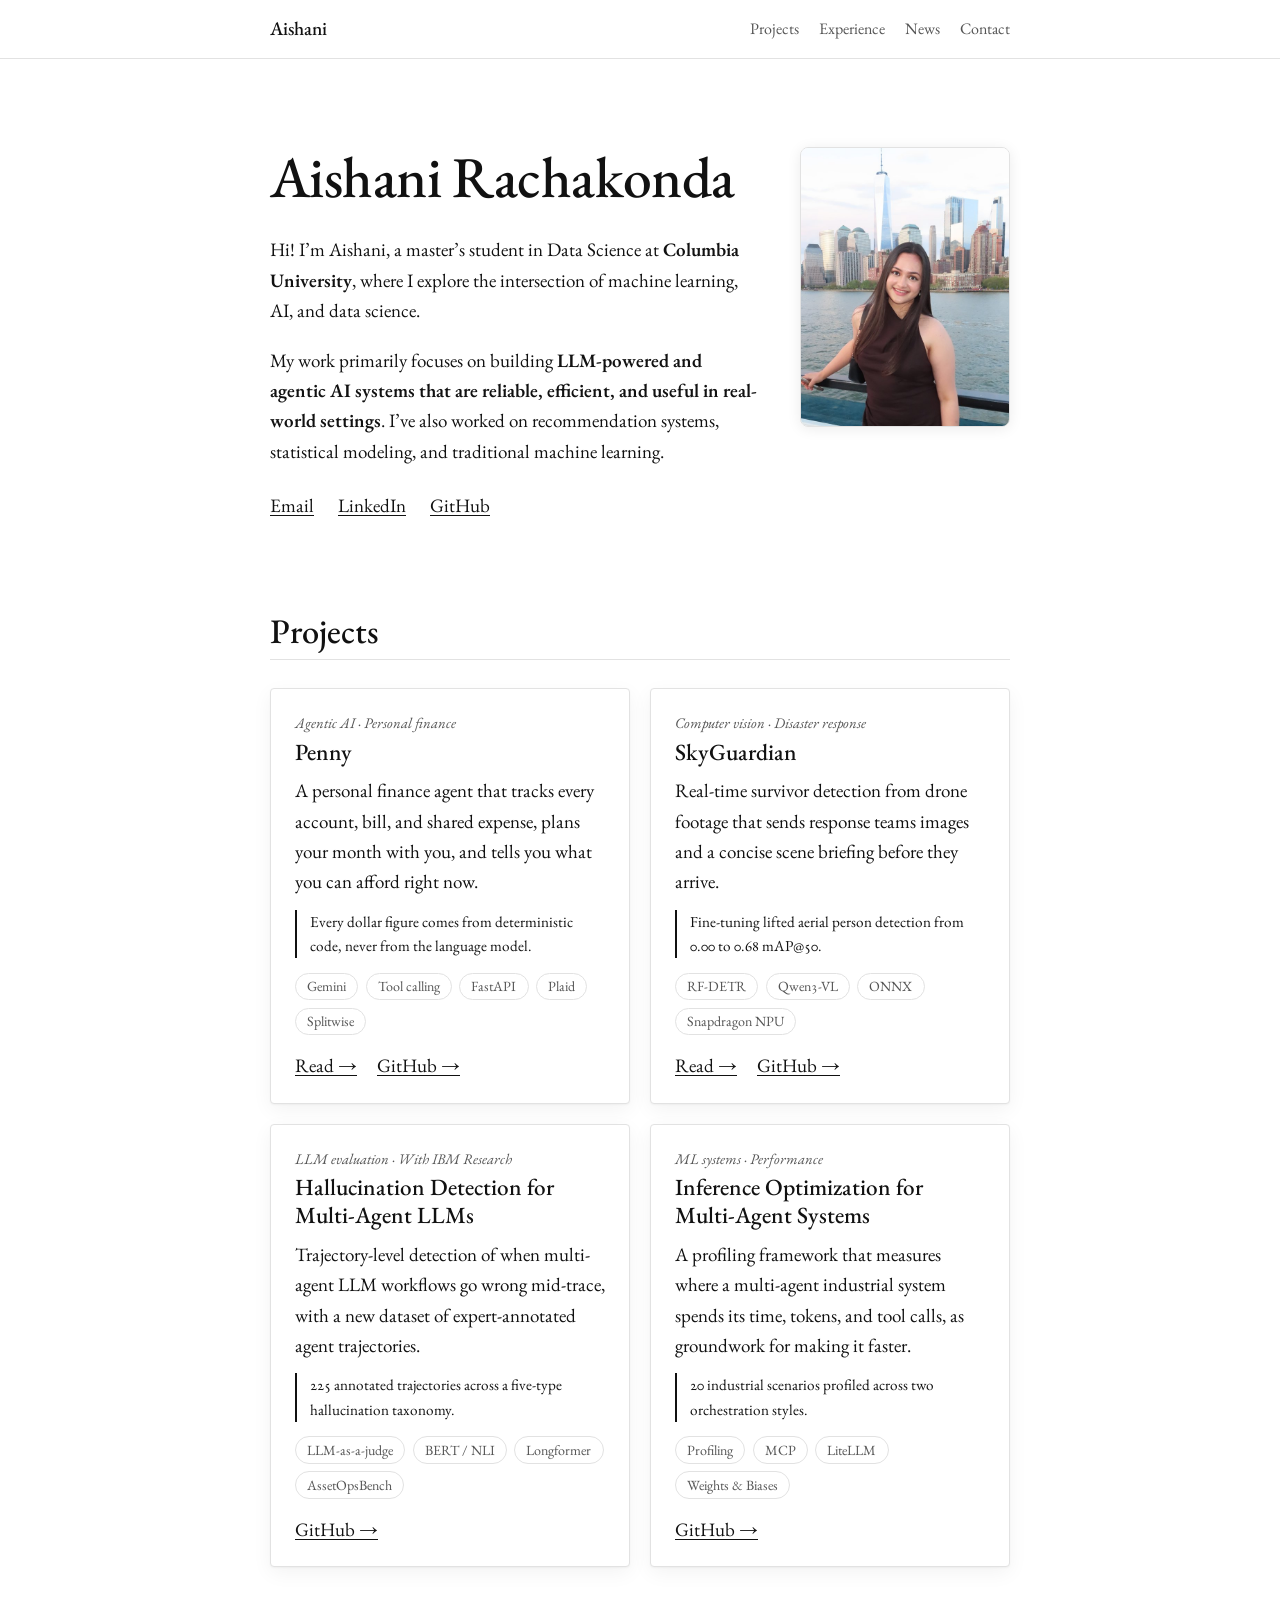
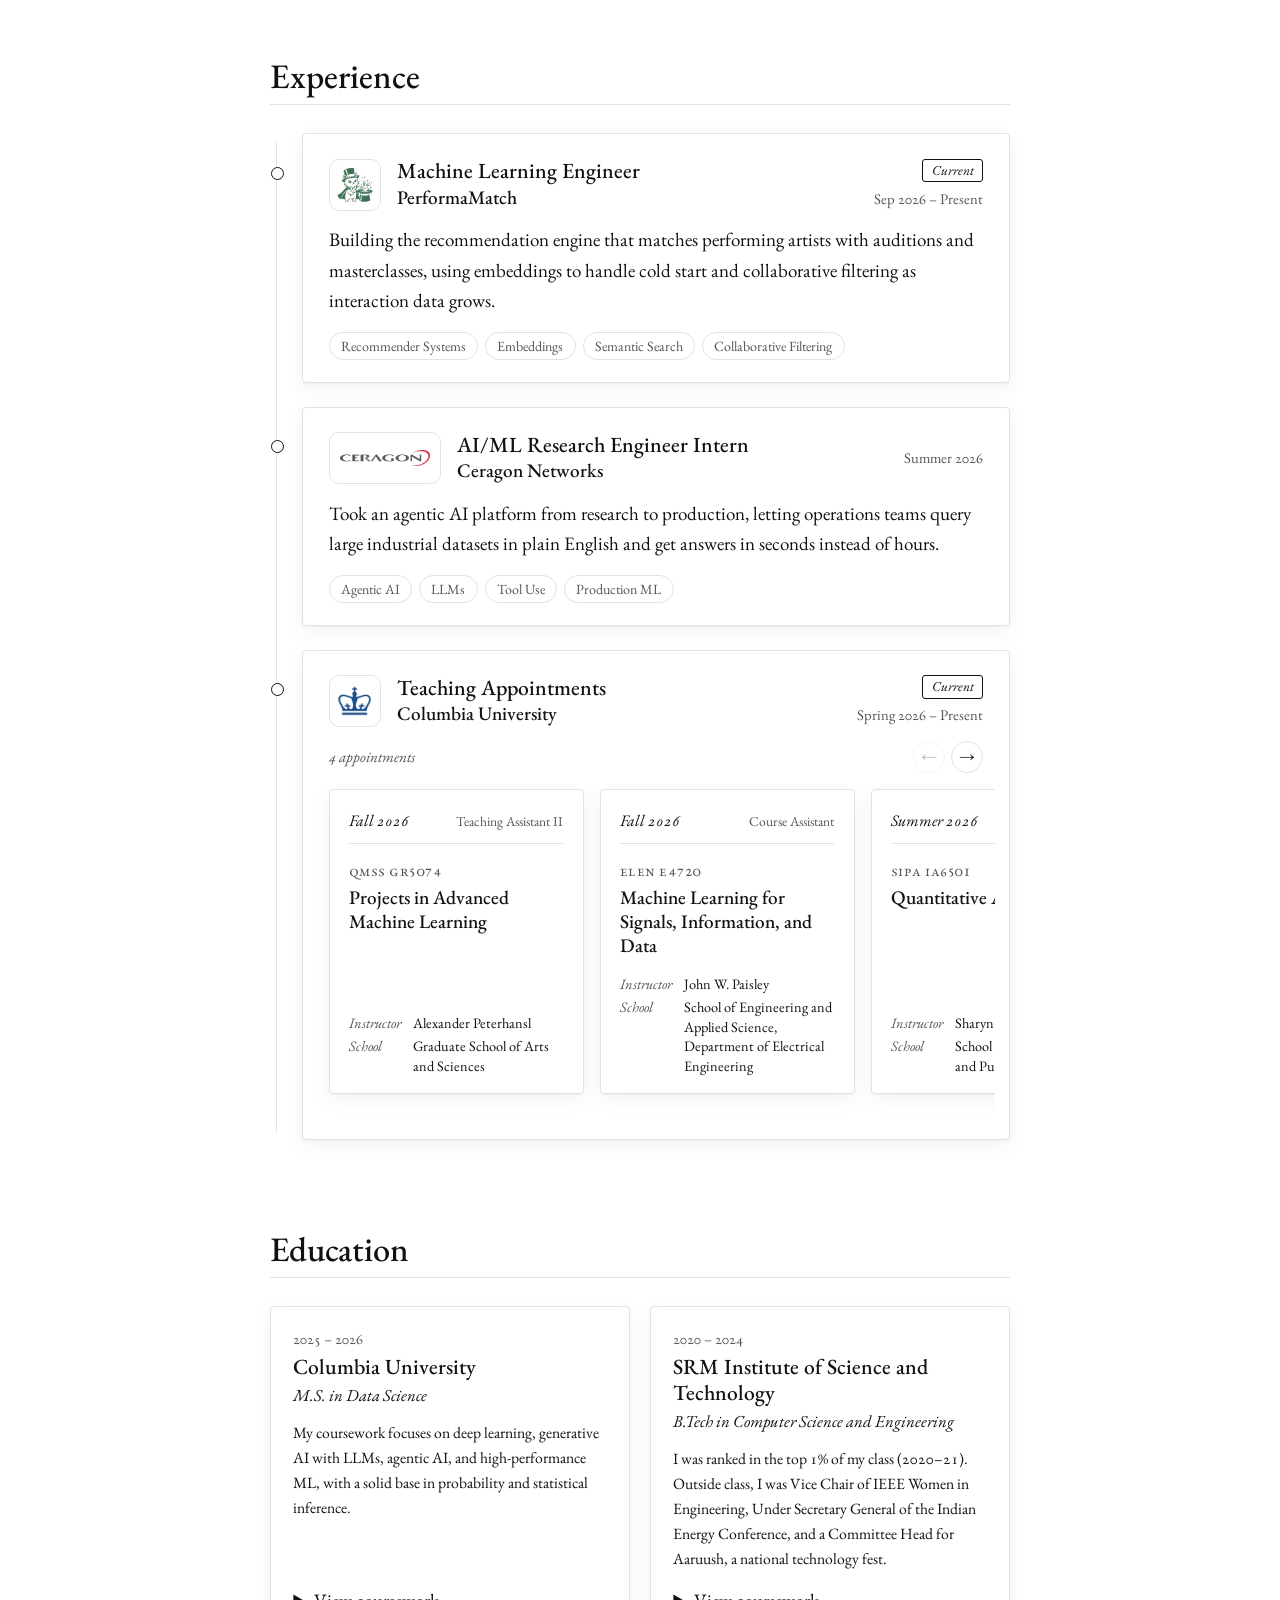
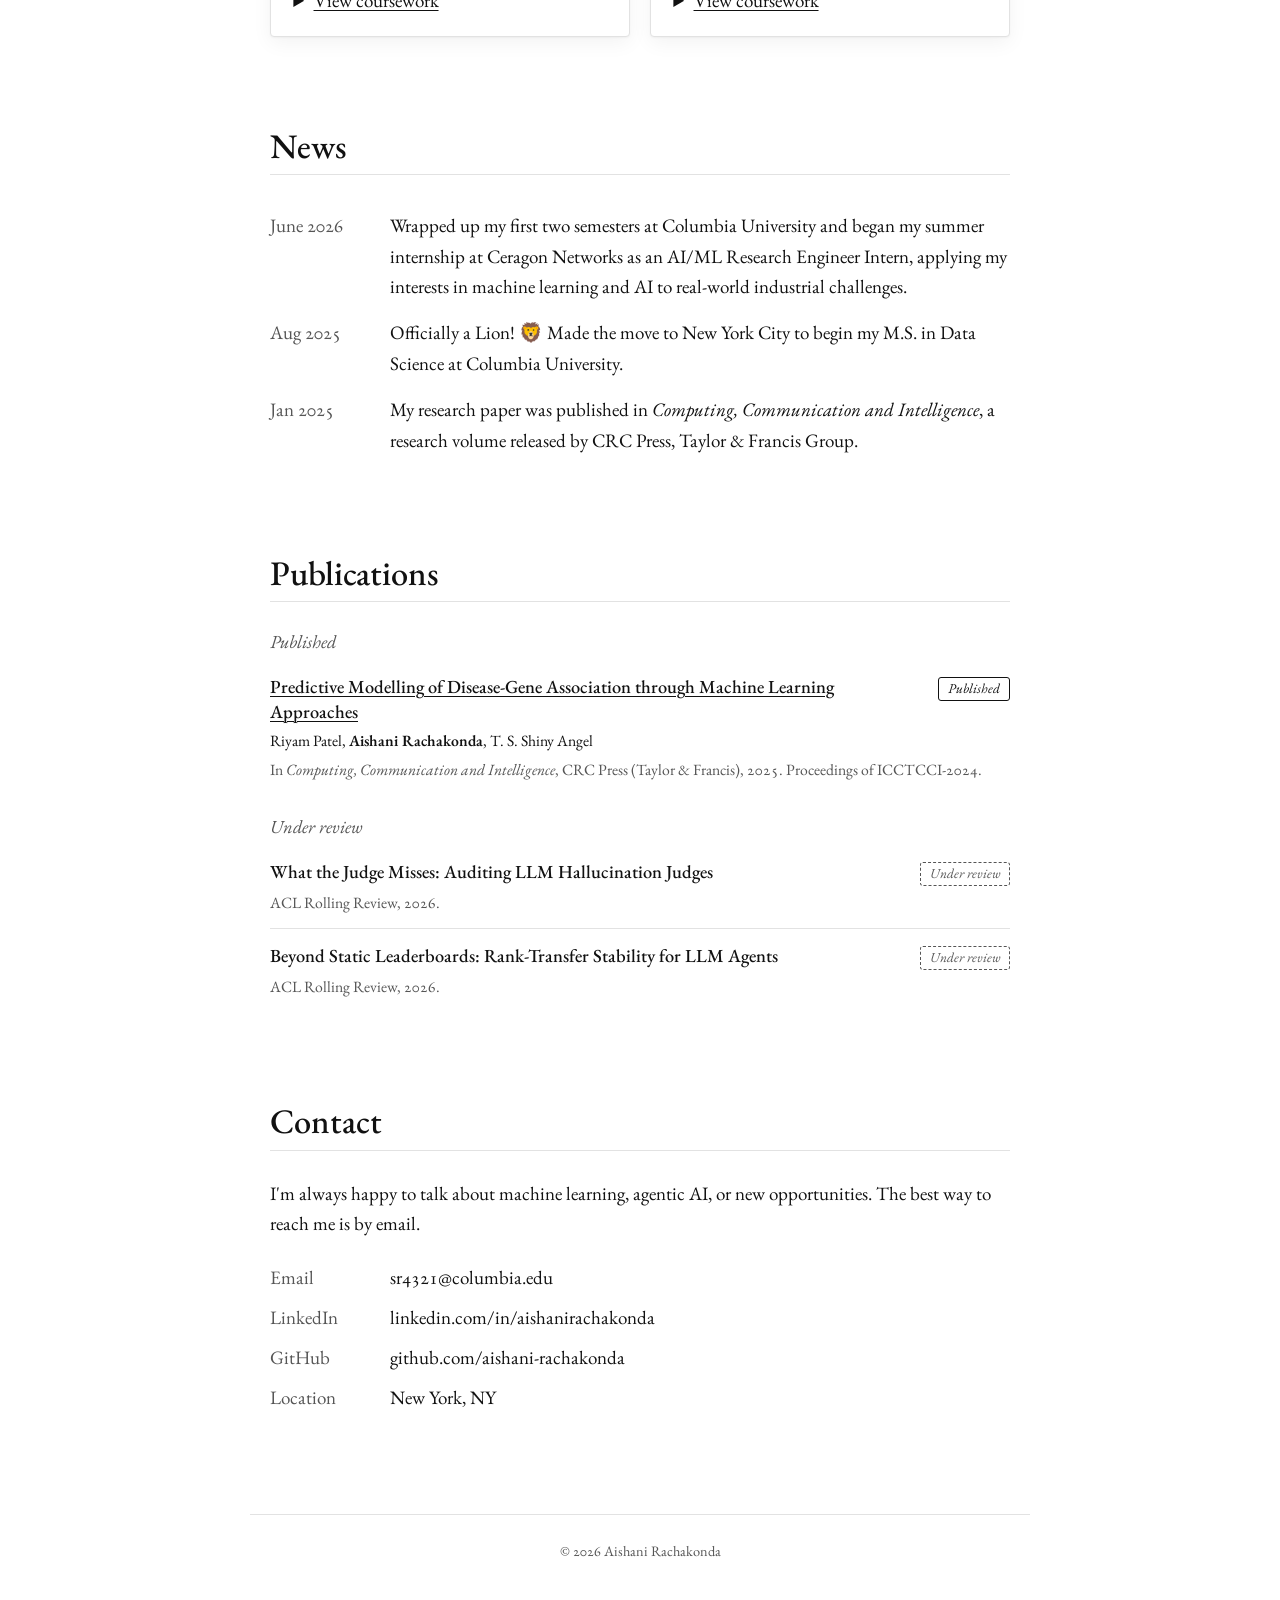
<file: index.html>
<!doctype html>
<html lang="en">
<head>
  <meta charset="utf-8">
  <meta name="viewport" content="width=device-width, initial-scale=1">
  <title>Aishani Rachakonda</title>
  <meta name="description" content="Master&rsquo;s student in Data Science at Columbia University, building LLM-powered and agentic AI systems that are reliable, efficient, and useful in real-world settings.">
  <link rel="icon" type="image/png" sizes="32x32" href="assets/img/brand/favicon-32.png">
  <link rel="icon" type="image/png" sizes="192x192" href="assets/img/brand/icon-192.png">
  <link rel="apple-touch-icon" href="assets/img/brand/apple-touch-icon.png">
  <meta property="og:type" content="website">
  <meta property="og:site_name" content="Aishani Rachakonda">
  <meta property="og:title" content="Aishani Rachakonda">
  <meta property="og:description" content="Master&rsquo;s student in Data Science at Columbia University, building LLM-powered and agentic AI systems that are reliable, efficient, and useful in real-world settings.">
  <meta property="og:url" content="https://aishani-rachakonda.github.io/">
  <meta property="og:image" content="https://aishani-rachakonda.github.io/assets/img/brand/share.png">
  <meta property="og:image:width" content="1200">
  <meta property="og:image:height" content="630">
  <meta property="og:image:alt" content="Aishani Rachakonda, MS in Data Science, Columbia University">
  <meta name="twitter:card" content="summary_large_image">
  <link rel="preconnect" href="https://fonts.googleapis.com">
  <link rel="preconnect" href="https://fonts.gstatic.com" crossorigin>
  <link href="https://fonts.googleapis.com/css2?family=EB+Garamond:ital,wght@0,400;0,500;0,600;1,400;1,500&display=swap" rel="stylesheet">
  <link rel="stylesheet" href="style.css?v=19">
</head>
<body>

  <header class="site-header">
    <nav class="nav">
      <a class="nav-name" href="#">Aishani</a>
      <div class="nav-links">
        <a href="#projects">Projects</a>
        <a href="#experience">Experience</a>
        <a href="#news">News</a>
        <a href="#contact">Contact</a>
      </div>
    </nav>
  </header>

  <main class="container">

    <!-- ============ ABOUT ============ -->
    <section id="about" class="about">
      <div class="about-text">
        <h1>Aishani Rachakonda</h1>

        <p>
          Hi! I&rsquo;m Aishani, a master&rsquo;s student in Data Science at
          <strong>Columbia University</strong>, where I explore the intersection of
          machine learning, AI, and data science.
        </p>
        <p>
          My work primarily focuses on building <strong>LLM-powered and agentic AI systems
          that are reliable, efficient, and useful in real-world settings</strong>. I&rsquo;ve
          also worked on recommendation systems, statistical modeling, and traditional
          machine learning.
        </p>

        <div class="links">
          <a href="mailto:sr4321@columbia.edu">Email</a>
          <a href="https://www.linkedin.com/in/aishanirachakonda" target="_blank" rel="noopener">LinkedIn</a>
          <a href="https://github.com/aishani-rachakonda" target="_blank" rel="noopener">GitHub</a>
        </div>
      </div>

      <div class="about-photo">
        <!-- Save your photo as assets/img/profile.jpg and it will appear here. -->
        <img src="assets/img/profile.jpg" alt="Photo of Aishani Rachakonda"
             onerror="this.style.display='none'; this.nextElementSibling.style.display='flex';">
        <div class="photo-placeholder" aria-hidden="true">AR</div>
      </div>
    </section>

    <!-- ============ PROJECTS ============ -->
    <!-- Featured projects. The link marked pj-primary makes the whole card clickable.
         To add one, copy an <article class="pj-card"> block. -->
    <section id="projects">
      <h2>Projects</h2>
      <div class="pj-grid">

        <article class="pj-card">
          <div class="pj-kicker">Agentic AI &middot; Personal finance</div>
          <h3 class="pj-title">Penny</h3>
          <p class="pj-hook">
            A personal finance agent that tracks every account, bill, and shared expense,
            plans your month with you, and tells you what you can afford right now.
          </p>
          <p class="pj-result">Every dollar figure comes from deterministic code, never from the language model.</p>
          <ul class="chips"><li>Gemini</li><li>Tool calling</li><li>FastAPI</li><li>Plaid</li><li>Splitwise</li></ul>
          <div class="pj-links">
            <a class="pj-primary" href="projects/penny.html">Read &rarr;</a>
            <a href="https://github.com/aishani-rachakonda/penny-ai" target="_blank" rel="noopener">GitHub &rarr;</a>
          </div>
        </article>

        <article class="pj-card">
          <div class="pj-kicker">Computer vision &middot; Disaster response</div>
          <h3 class="pj-title">SkyGuardian</h3>
          <p class="pj-hook">
            Real-time survivor detection from drone footage that sends response teams images
            and a concise scene briefing before they arrive.
          </p>
          <p class="pj-result">Fine-tuning lifted aerial person detection from 0.00 to 0.68 mAP@50.</p>
          <ul class="chips"><li>RF-DETR</li><li>Qwen3-VL</li><li>ONNX</li><li>Snapdragon NPU</li></ul>
          <div class="pj-links">
            <a class="pj-primary" href="projects/skyguardian.html">Read &rarr;</a>
            <a href="https://github.com/aishani-rachakonda/SkyGuardian-Disaster-Response" target="_blank" rel="noopener">GitHub &rarr;</a>
          </div>
        </article>

        <article class="pj-card">
          <div class="pj-kicker">LLM evaluation &middot; With IBM Research</div>
          <h3 class="pj-title">Hallucination Detection for Multi-Agent LLMs</h3>
          <p class="pj-hook">
            Trajectory-level detection of when multi-agent LLM workflows go wrong mid-trace, with a new
            dataset of expert-annotated agent trajectories.
          </p>
          <p class="pj-result">225 annotated trajectories across a five-type hallucination taxonomy.</p>
          <ul class="chips"><li>LLM-as-a-judge</li><li>BERT / NLI</li><li>Longformer</li><li>AssetOpsBench</li></ul>
          <div class="pj-links">
            <a class="pj-primary" href="https://github.com/aishani-rachakonda/AssetOpsBench-Hallucination-Detection" target="_blank" rel="noopener">GitHub &rarr;</a>
          </div>
        </article>

        <article class="pj-card">
          <div class="pj-kicker">ML systems &middot; Performance</div>
          <h3 class="pj-title">Inference Optimization for Multi-Agent Systems</h3>
          <p class="pj-hook">
            A profiling framework that measures where a multi-agent industrial system spends its
            time, tokens, and tool calls, as groundwork for making it faster.
          </p>
          <p class="pj-result">20 industrial scenarios profiled across two orchestration styles.</p>
          <ul class="chips"><li>Profiling</li><li>MCP</li><li>LiteLLM</li><li>Weights &amp; Biases</li></ul>
          <div class="pj-links">
            <a class="pj-primary" href="https://github.com/aishani-rachakonda/AssetOpsBench-Inference-Optimization" target="_blank" rel="noopener">GitHub &rarr;</a>
          </div>
        </article>

      </div>
    </section>

    <!-- ============ EXPERIENCE ============ -->
    <!-- To add a role, copy one <article class="xp-card"> block (inside its <li>). Newest goes first.
         Logos: save as assets/img/logos/<name>.png (square, ~200x200). Until then, the initials show. -->
    <section id="experience">
      <h2>Experience</h2>

      <ol class="timeline">
        <li class="timeline-item reveal">
          <article class="xp-card">
            <header class="xp-head">
              <div class="xp-logo">
                <span>PM</span>
                <img src="assets/img/logos/performamatch.png" alt="" onerror="this.remove()">
              </div>
              <div class="xp-title">
                <h3>Machine Learning Engineer</h3>
                <div class="xp-org">PerformaMatch</div>
              </div>
              <div class="xp-when">
                <span class="badge-current">Current</span>
                <span class="meta">Sep 2026 &ndash; Present</span>
              </div>
            </header>
            <p>
              Building the recommendation engine that matches performing artists with auditions
              and masterclasses, using embeddings to handle cold start and collaborative filtering
              as interaction data grows.
            </p>
            <ul class="chips">
              <li>Recommender Systems</li><li>Embeddings</li><li>Semantic Search</li><li>Collaborative Filtering</li>
            </ul>
          </article>
        </li>

        <li class="timeline-item reveal">
          <article class="xp-card">
            <header class="xp-head">
              <div class="xp-logo xp-logo--wide">
                <span>C</span>
                <img src="assets/img/logos/ceragon.png" alt="" onerror="this.remove()">
              </div>
              <div class="xp-title">
                <h3>AI/ML Research Engineer Intern</h3>
                <div class="xp-org">Ceragon Networks</div>
              </div>
              <div class="xp-when">
                <span class="meta">Summer 2026</span>
              </div>
            </header>
            <p>
              Took an agentic AI platform from research to production, letting operations teams
              query large industrial datasets in plain English and get answers in seconds instead
              of hours.
            </p>
            <ul class="chips">
              <li>Agentic AI</li><li>LLMs</li><li>Tool Use</li><li>Production ML</li>
            </ul>
          </article>
        </li>

        <li class="timeline-item reveal">
          <article class="xp-card">
            <header class="xp-head">
              <div class="xp-logo">
                <span>CU</span>
                <img src="assets/img/logos/columbia.png" alt="" onerror="this.remove()">
              </div>
              <div class="xp-title">
                <h3>Teaching Appointments</h3>
                <div class="xp-org">Columbia University</div>
              </div>
              <div class="xp-when">
                <span class="badge-current">Current</span>
                <span class="meta">Spring 2026 &ndash; Present</span>
              </div>
            </header>

            <!-- One card per appointment, newest first. Copy a <li class="ta-card"> to add one. -->
            <div class="ta-carousel">
              <div class="ta-controls" aria-hidden="true">
                <span class="ta-count">4 appointments</span>
                <span class="ta-buttons">
                  <button type="button" class="ta-btn" data-dir="-1" tabindex="-1">&larr;</button>
                  <button type="button" class="ta-btn" data-dir="1" tabindex="-1">&rarr;</button>
                </span>
              </div>
              <ul class="ta-track" tabindex="0" aria-label="Teaching appointments">
                <li class="ta-card">
                  <div class="ta-top"><span class="ta-term">Fall 2026</span><span class="ta-role">Teaching Assistant II</span></div>
                  <div class="ta-code">QMSS GR5074</div>
                  <h4 class="ta-course">Projects in Advanced Machine Learning</h4>
                  <dl class="ta-meta">
                    <dt>Instructor</dt><dd>Alexander Peterhansl</dd>
                    <dt>School</dt><dd>Graduate School of Arts and Sciences</dd>
                  </dl>
                </li>
                <li class="ta-card">
                  <div class="ta-top"><span class="ta-term">Fall 2026</span><span class="ta-role">Course Assistant</span></div>
                  <div class="ta-code">ELEN E4720</div>
                  <h4 class="ta-course">Machine Learning for Signals, Information, and Data</h4>
                  <dl class="ta-meta">
                    <dt>Instructor</dt><dd>John W. Paisley</dd>
                    <dt>School</dt><dd>School of Engineering and Applied Science, Department of Electrical Engineering</dd>
                  </dl>
                </li>
                <li class="ta-card">
                  <div class="ta-top"><span class="ta-term">Summer 2026</span><span class="ta-role">Teaching Assistant II</span></div>
                  <div class="ta-code">SIPA IA6501</div>
                  <h4 class="ta-course">Quantitative Analysis II</h4>
                  <dl class="ta-meta">
                    <dt>Instructor</dt><dd>Sharyn L. O&rsquo;Halloran</dd>
                    <dt>School</dt><dd>School of International and Public Affairs</dd>
                  </dl>
                </li>
                <li class="ta-card">
                  <div class="ta-top"><span class="ta-term">Spring 2026</span><span class="ta-role">Teaching Assistant II</span></div>
                  <div class="ta-code">QMSS GR5074</div>
                  <h4 class="ta-course">Projects in Advanced Machine Learning</h4>
                  <dl class="ta-meta">
                    <dt>Instructor</dt><dd>Alexander Peterhansl</dd>
                    <dt>School</dt><dd>Graduate School of Arts and Sciences</dd>
                  </dl>
                </li>
              </ul>
            </div>
          </article>
        </li>
      </ol>
    </section>

    <!-- ============ EDUCATION ============ -->
    <section id="education">
      <h2>Education</h2>
      <!-- Coursework opens on click. To add a course, copy one <li> inside the card's <details>. -->
      <div class="edu-grid">
        <div class="edu-card">
          <div class="meta">2025 &ndash; 2026</div>
          <h3>Columbia University</h3>
          <p class="edu-degree">M.S. in Data Science</p>
          <p>
            My coursework focuses on deep learning, generative AI with LLMs, agentic AI,
            and high-performance ML, with a solid base in probability and statistical
            inference.
          </p>
          <details class="coursework">
            <summary><span class="cw-show">View coursework</span><span class="cw-hide">Hide coursework</span></summary>
            <h4 class="cw-group">Fall 2025</h4>
            <ul class="cw-list">
              <li><span class="cw-code">STAT GR5701</span><span>Probability and Statistics</span></li>
              <li><span class="cw-code">CSOR W4246</span><span>Algorithms</span></li>
              <li><span class="cw-code">STAT GR5702</span><span>Exploratory Data Analysis and Visualization</span></li>
              <li><span class="cw-code">COMS W4995</span><span>Applied Machine Learning</span></li>
              <li><span class="cw-code">COMS W4995</span><span>Applied Deep Learning</span></li>
              <li><span class="cw-code">IEOR E4571</span><span>Finance and Structuring for Data Science</span></li>
            </ul>
            <h4 class="cw-group">Spring 2026</h4>
            <ul class="cw-list">
              <li><span class="cw-code">STAT GR5703</span><span>Statistical Inference and Modeling</span></li>
              <li><span class="cw-code">COMS W4721</span><span>Machine Learning Theory</span></li>
              <li><span class="cw-code">COMS W4121</span><span>Computer Systems for Data Science</span></li>
              <li><span class="cw-code">COMS E6998</span><span>High Performance Machine Learning</span></li>
              <li><span class="cw-code">STAT GR5293</span><span>Generative AI Using Large Language Models</span></li>
            </ul>
            <h4 class="cw-group">Fall 2026 (In Progress)</h4>
            <ul class="cw-list">
              <li><span class="cw-code">IEOR E4570</span><span>Agentic AI</span></li>
              <li><span class="cw-code">ENGI E4800</span><span>Data Science Capstone (PerformaMatch, a recommender system matching performing artists with auditions, gigs, and masterclasses)</span></li>
            </ul>
          </details>
        </div>
        <div class="edu-card">
          <div class="meta">2020 &ndash; 2024</div>
          <h3>SRM Institute of Science and Technology</h3>
          <p class="edu-degree">B.Tech in Computer Science and Engineering</p>
          <p>
            I was ranked in the top 1% of my class (2020&ndash;21). Outside class, I was Vice Chair of
            IEEE Women in Engineering, Under Secretary General of the Indian Energy
            Conference, and a Committee Head for Aaruush, a national technology fest.
          </p>
          <details class="coursework">
            <summary><span class="cw-show">View coursework</span><span class="cw-hide">Hide coursework</span></summary>
            <h4 class="cw-group">Mathematics</h4>
            <ul class="cw-list">
              <li><span class="cw-code">18MAB101T</span><span>Calculus and Linear Algebra</span></li>
              <li><span class="cw-code">18MAB204T</span><span>Probability and Queueing Theory</span></li>
              <li><span class="cw-code">18MAB302T</span><span>Discrete Mathematics for Engineers</span></li>
            </ul>
            <h4 class="cw-group">Computer Science</h4>
            <ul class="cw-list">
              <li><span class="cw-code">18CSC201J</span><span>Data Structures and Algorithms</span></li>
              <li><span class="cw-code">18CSC203J</span><span>Computer Organization and Architecture</span></li>
              <li><span class="cw-code">18CSC204J</span><span>Design and Analysis of Algorithms</span></li>
              <li><span class="cw-code">18CSC205J</span><span>Operating Systems</span></li>
              <li><span class="cw-code">18CSC302J</span><span>Computer Networks</span></li>
              <li><span class="cw-code">18CSC303J</span><span>Database Management Systems</span></li>
              <li><span class="cw-code">18CSC304J</span><span>Compiler Design</span></li>
            </ul>
            <h4 class="cw-group">Artificial Intelligence and Machine Learning</h4>
            <ul class="cw-list">
              <li><span class="cw-code">18CSE479T</span><span>Statistical Machine Learning</span></li>
              <li><span class="cw-code">18CSC305J</span><span>Artificial Intelligence</span></li>
              <li><span class="cw-code">18CSE353T</span><span>Digital Image Processing</span></li>
              <li><span class="cw-code">18CSE484T</span><span>Deep Learning</span></li>
              <li><span class="cw-code">18CSE359T</span><span>Natural Language Processing</span></li>
            </ul>
          </details>
        </div>
      </div>
    </section>

    <!-- ============ NEWS ============ -->
    <!-- To add an update, copy one <li> and put the newest at the top. -->
    <section id="news">
      <h2>News</h2>
      <ul class="news">
        <li>
          <span class="date">June 2026</span>
          <span>Wrapped up my first two semesters at Columbia University and began my summer internship at Ceragon Networks as an AI/ML Research Engineer Intern, applying my interests in machine learning and AI to real-world industrial challenges.</span>
        </li>
        <li>
          <span class="date">Aug 2025</span>
          <span>Officially a Lion! 🦁 Made the move to New York City to begin my M.S. in Data Science at Columbia University.</span>
        </li>
        <li>
          <span class="date">Jan 2025</span>
          <span>My research paper was published in <em>Computing, Communication and Intelligence</em>, a research volume released by CRC Press, Taylor &amp; Francis Group.</span>
        </li>
      </ul>
    </section>

    <!-- ============ PUBLICATIONS ============ -->
    <!-- Two groups: published work, then manuscripts under review. Copy an <li class="pub"> to add one. -->
    <section id="publications">
      <h2>Publications</h2>

      <h3 class="pub-group">Published</h3>
      <ol class="pub-list">
        <li class="pub">
          <div class="pub-head">
            <a class="pub-title" href="https://www.routledge.com/Computing-Communications-and-Intelligence-Proceedings-of-the-International-Conference-on-Cutting-edge-Technology-in-Computing-Communications/Sethi-Sahoo-Tosh-KumarJayasingh-KumarBhoi/p/book/9781032946825" target="_blank" rel="noopener">Predictive Modelling of Disease-Gene Association through Machine Learning Approaches</a>
            <span class="pub-status">Published</span>
          </div>
          <p class="pub-authors">Riyam Patel, <strong>Aishani Rachakonda</strong>, T. S. Shiny Angel</p>
          <p class="pub-venue">
            In <em>Computing, Communication and Intelligence</em>, CRC Press (Taylor &amp; Francis), 2025.
            Proceedings of ICCTCCI-2024.
          </p>
        </li>
      </ol>

      <h3 class="pub-group">Under review</h3>
      <ol class="pub-list">
        <li class="pub">
          <div class="pub-head">
            <span class="pub-title">What the Judge Misses: Auditing LLM Hallucination Judges</span>
            <span class="pub-status pub-status--review">Under review</span>
          </div>
          <p class="pub-venue">ACL Rolling Review, 2026.</p>
        </li>
        <li class="pub">
          <div class="pub-head">
            <span class="pub-title">Beyond Static Leaderboards: Rank-Transfer Stability for LLM Agents</span>
            <span class="pub-status pub-status--review">Under review</span>
          </div>
          <p class="pub-venue">ACL Rolling Review, 2026.</p>
        </li>
      </ol>
    </section>

    <!-- ============ CONTACT ============ -->
    <section id="contact">
      <h2>Contact</h2>
      <p>I'm always happy to talk about machine learning, agentic AI, or new opportunities. The best way to reach me is by email.</p>
      <ul class="contact-list">
        <li><span>Email</span><a href="mailto:sr4321@columbia.edu">sr4321@columbia.edu</a></li>
        <li><span>LinkedIn</span><a href="https://www.linkedin.com/in/aishanirachakonda" target="_blank" rel="noopener">linkedin.com/in/aishanirachakonda</a></li>
        <li><span>GitHub</span><a href="https://github.com/aishani-rachakonda" target="_blank" rel="noopener">github.com/aishani-rachakonda</a></li>
        <li><span>Location</span>New York, NY</li>
      </ul>
    </section>

  </main>

  <footer class="footer">
    &copy; <span id="year">2026</span> Aishani Rachakonda
  </footer>

  <script>
    document.getElementById('year').textContent = new Date().getFullYear();

    // Fade cards in as they scroll into view.
    const items = document.querySelectorAll('.reveal');
    if ('IntersectionObserver' in window && !matchMedia('(prefers-reduced-motion: reduce)').matches) {
      document.documentElement.classList.add('js-reveal');
      const io = new IntersectionObserver((entries) => {
        entries.forEach((e) => {
          if (e.isIntersecting) { e.target.classList.add('is-visible'); io.unobserve(e.target); }
        });
      }, { threshold: 0.15 });
      items.forEach((el) => io.observe(el));
    }

    // Teaching appointments: arrow buttons scroll the card track.
    document.querySelectorAll('.ta-carousel').forEach((c) => {
      const track = c.querySelector('.ta-track');
      const [prev, next] = c.querySelectorAll('.ta-btn');
      const step = () => track.querySelector('.ta-card').offsetWidth + 16;
      const update = () => {
        prev.disabled = track.scrollLeft <= 2;
        next.disabled = track.scrollLeft + track.clientWidth >= track.scrollWidth - 2;
        c.classList.toggle('no-scroll', track.scrollWidth <= track.clientWidth + 2);
      };
      prev.addEventListener('click', () => track.scrollBy({ left: -step(), behavior: 'smooth' }));
      next.addEventListener('click', () => track.scrollBy({ left: step(), behavior: 'smooth' }));
      track.addEventListener('scroll', update, { passive: true });
      window.addEventListener('resize', update);
      update();
    });
  </script>
  <!-- Privacy-friendly visit counter (GoatCounter). Dashboard: https://aishani.goatcounter.com -->
  <script data-goatcounter="https://aishani.goatcounter.com/count" async src="https://gc.zgo.at/count.js"></script>
</body>
</html>
</file>
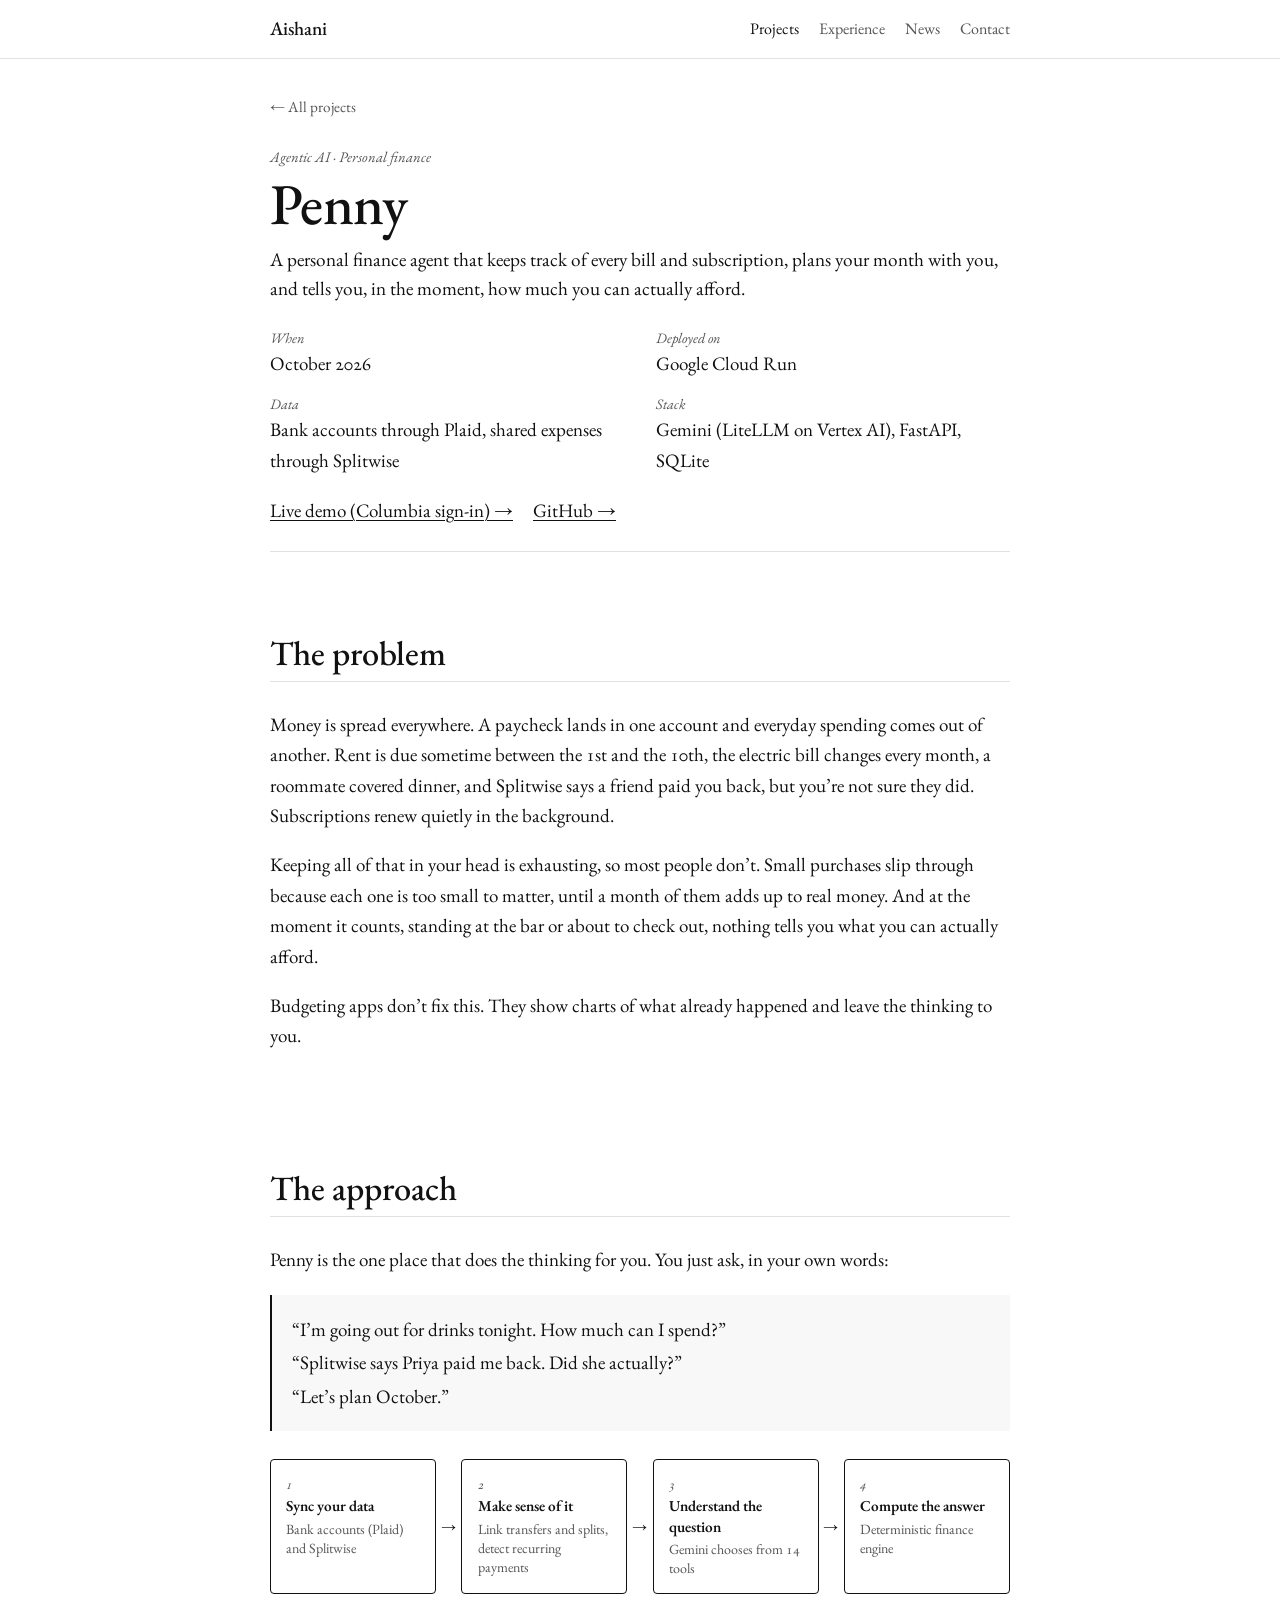
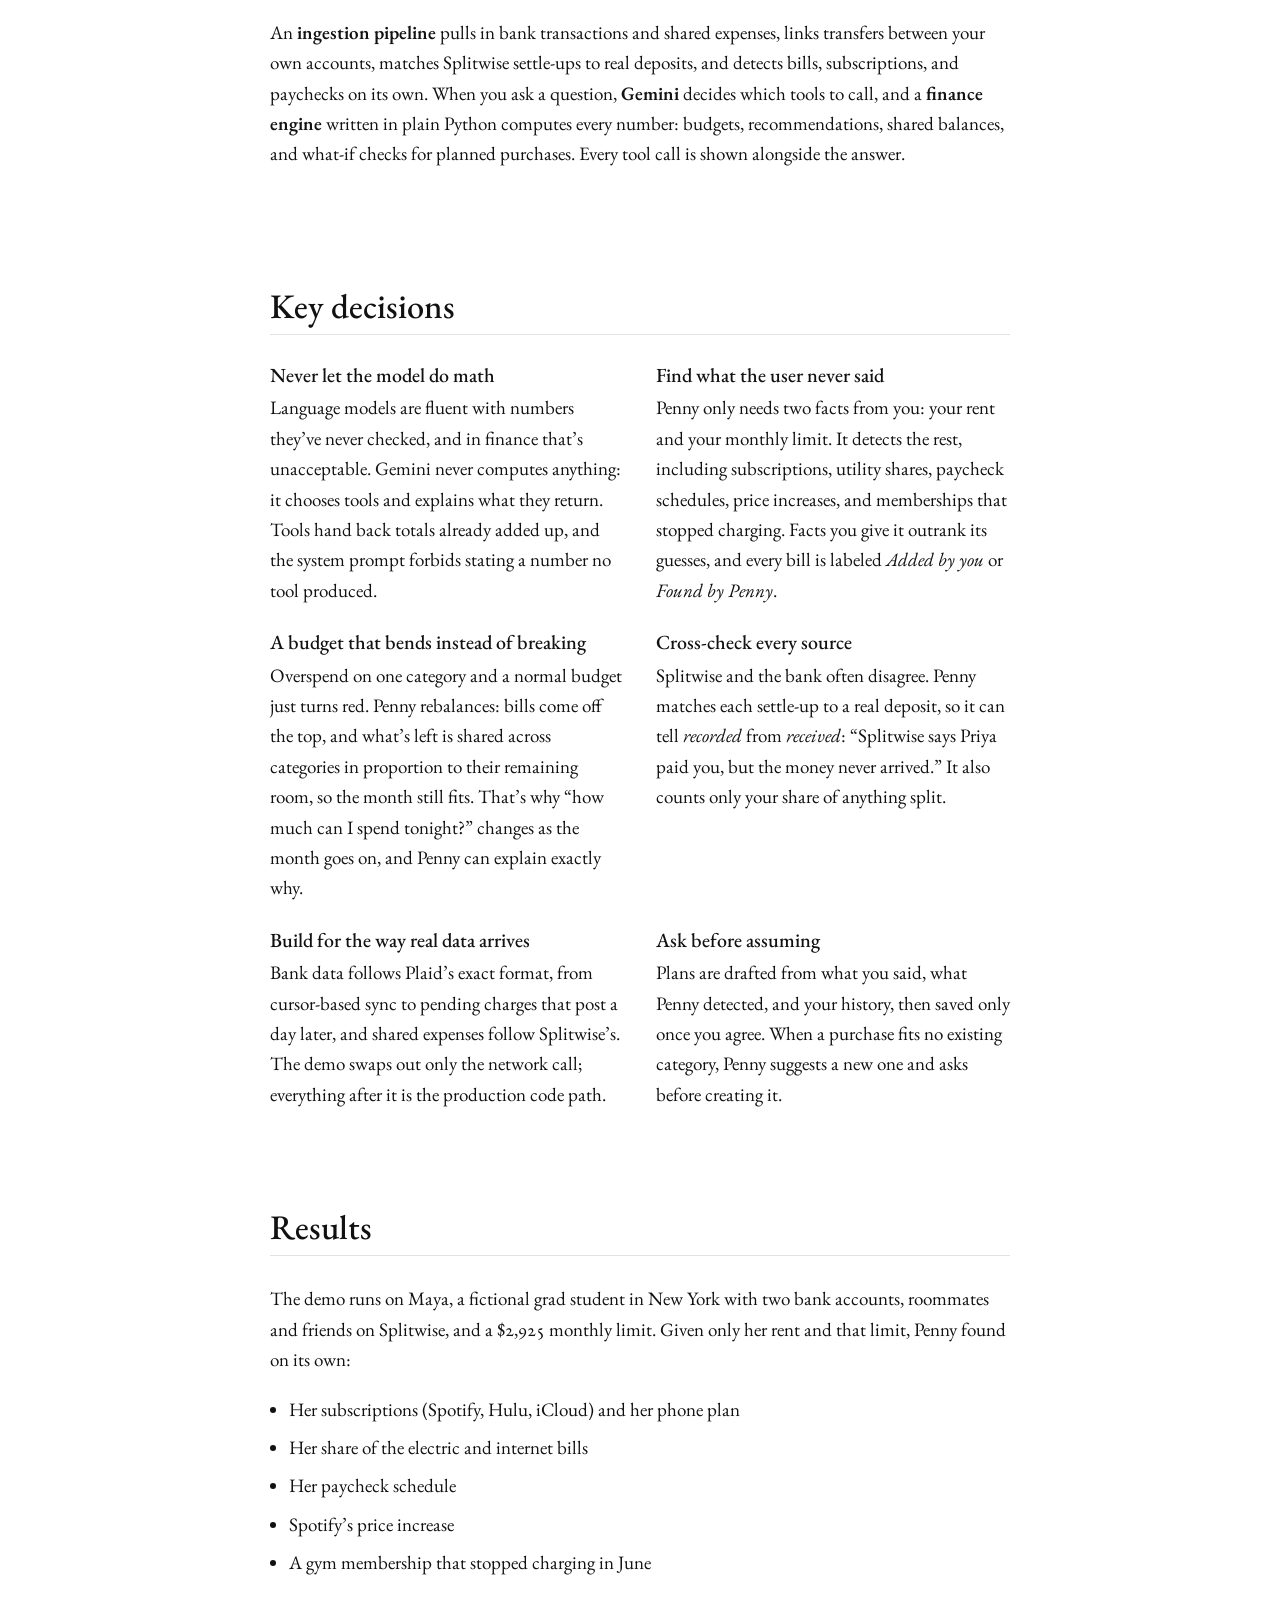
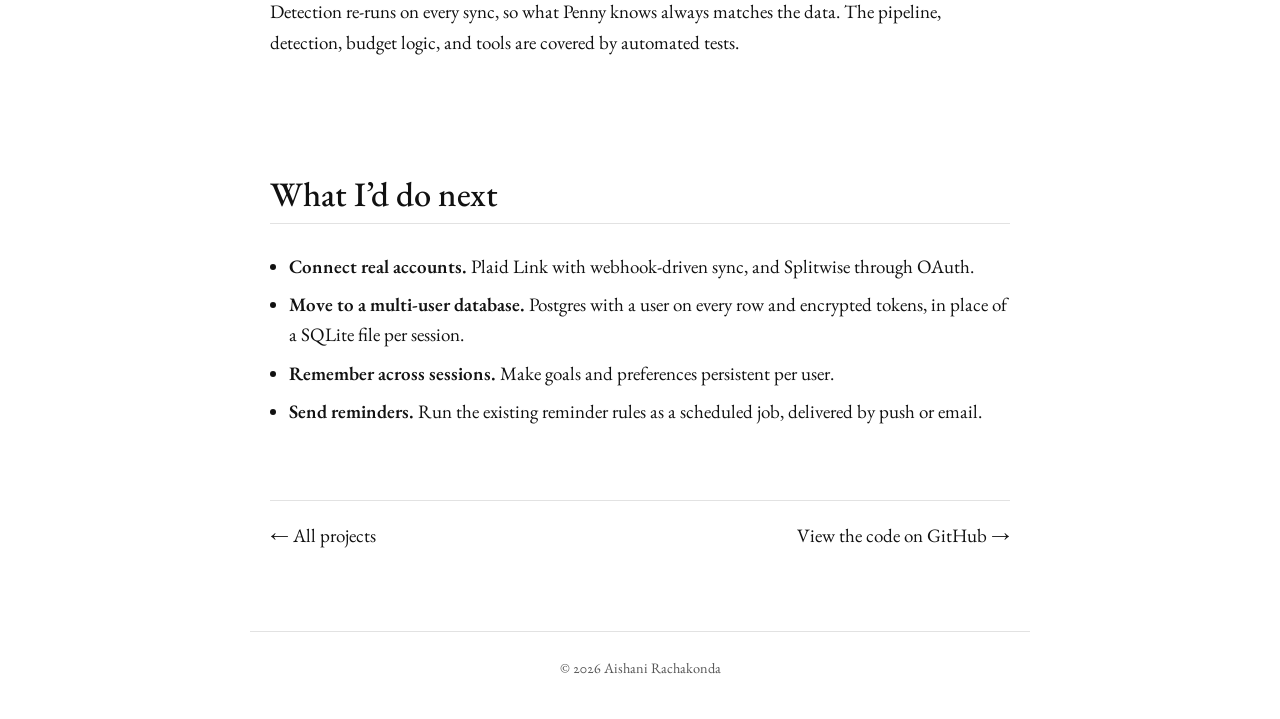
<file: projects/penny.html>
<!doctype html>
<html lang="en">
<head>
  <meta charset="utf-8">
  <meta name="viewport" content="width=device-width, initial-scale=1">
  <title>Penny · Aishani Rachakonda</title>
  <meta name="description" content="Penny: a personal finance agent that plans your month with you and tells you what you can afford right now.">
  <link rel="icon" type="image/png" sizes="32x32" href="../assets/img/brand/favicon-32.png">
  <link rel="icon" type="image/png" sizes="192x192" href="../assets/img/brand/icon-192.png">
  <link rel="apple-touch-icon" href="../assets/img/brand/apple-touch-icon.png">
  <meta property="og:type" content="website">
  <meta property="og:site_name" content="Aishani Rachakonda">
  <meta property="og:title" content="Penny · Aishani Rachakonda">
  <meta property="og:description" content="A personal finance agent that plans your month with you and tells you what you can afford right now.">
  <meta property="og:url" content="https://aishani-rachakonda.github.io/projects/penny.html">
  <meta property="og:image" content="https://aishani-rachakonda.github.io/assets/img/brand/share.png">
  <meta property="og:image:width" content="1200">
  <meta property="og:image:height" content="630">
  <meta property="og:image:alt" content="Aishani Rachakonda, MS in Data Science, Columbia University">
  <meta name="twitter:card" content="summary_large_image">
  <link rel="preconnect" href="https://fonts.googleapis.com">
  <link rel="preconnect" href="https://fonts.gstatic.com" crossorigin>
  <link href="https://fonts.googleapis.com/css2?family=EB+Garamond:ital,wght@0,400;0,500;0,600;1,400;1,500&display=swap" rel="stylesheet">
  <link rel="stylesheet" href="../style.css?v=19">
</head>
<body>

  <header class="site-header">
    <nav class="nav">
      <a class="nav-name" href="../index.html">Aishani</a>
      <div class="nav-links">
        <a href="../index.html#projects" class="active">Projects</a>
        <a href="../index.html#experience">Experience</a>
        <a href="../index.html#news">News</a>
        <a href="../index.html#contact">Contact</a>
      </div>
    </nav>
  </header>

  <!-- Project page: problem → approach → key decisions → results → what's next → links. -->
  <main class="container case-study">

    <a class="cs-back" href="../index.html#projects">&larr; All projects</a>

    <header class="cs-header">
      <div class="pj-kicker">Agentic AI &middot; Personal finance</div>
      <h1>Penny</h1>
      <p class="cs-lede">
        A personal finance agent that keeps track of every bill and subscription, plans your
        month with you, and tells you, in the moment, how much you can actually afford.
      </p>
      <dl class="cs-facts">
        <div><dt>When</dt><dd>October 2026</dd></div>
        <div><dt>Deployed on</dt><dd>Google Cloud Run</dd></div>
        <div><dt>Data</dt><dd>Bank accounts through Plaid, shared expenses through Splitwise</dd></div>
        <div><dt>Stack</dt><dd>Gemini (LiteLLM on Vertex AI), FastAPI, SQLite</dd></div>
      </dl>
      <div class="pj-links">
        <a href="https://penny-ai-pyv3lfglpq-ue.a.run.app" target="_blank" rel="noopener">Live demo (Columbia sign-in) &rarr;</a>
        <a href="https://github.com/aishani-rachakonda/penny-ai" target="_blank" rel="noopener">GitHub &rarr;</a>
      </div>
    </header>

    <!-- ============ PROBLEM ============ -->
    <section>
      <h2>The problem</h2>
      <p>
        Money is spread everywhere. A paycheck lands in one account and everyday spending comes out
        of another. Rent is due sometime between the 1st and the 10th, the electric bill changes every
        month, a roommate covered dinner, and Splitwise says a friend paid you back, but you&rsquo;re
        not sure they did. Subscriptions renew quietly in the background.
      </p>
      <p>
        Keeping all of that in your head is exhausting, so most people don&rsquo;t. Small purchases
        slip through because each one is too small to matter, until a month of them adds up to real
        money. And at the moment it counts, standing at the bar or about to check out, nothing tells
        you what you can actually afford.
      </p>
      <p>
        Budgeting apps don&rsquo;t fix this. They show charts of what already happened and leave the
        thinking to you.
      </p>
    </section>

    <!-- ============ APPROACH ============ -->
    <section>
      <h2>The approach</h2>
      <p>
        Penny is the one place that does the thinking for you. You just ask, in your own words:
      </p>

      <blockquote class="cs-quote">
        <p>&ldquo;I&rsquo;m going out for drinks tonight. How much can I spend?&rdquo;</p>
        <p>&ldquo;Splitwise says Priya paid me back. Did she actually?&rdquo;</p>
        <p>&ldquo;Let&rsquo;s plan October.&rdquo;</p>
      </blockquote>

      <ol class="flow" aria-label="Penny architecture">
        <li class="flow-node"><span class="flow-step">1</span><strong>Sync your data</strong><span>Bank accounts (Plaid) and Splitwise</span></li>
        <li class="flow-node"><span class="flow-step">2</span><strong>Make sense of it</strong><span>Link transfers and splits, detect recurring payments</span></li>
        <li class="flow-node"><span class="flow-step">3</span><strong>Understand the question</strong><span>Gemini chooses from 14 tools</span></li>
        <li class="flow-node"><span class="flow-step">4</span><strong>Compute the answer</strong><span>Deterministic finance engine</span></li>
      </ol>

      <p>
        An <strong>ingestion pipeline</strong> pulls in bank transactions and shared expenses, links
        transfers between your own accounts, matches Splitwise settle-ups to real deposits, and
        detects bills, subscriptions, and paychecks on its own. When you ask a question,
        <strong>Gemini</strong> decides which tools to call, and a <strong>finance engine</strong>
        written in plain Python computes every number: budgets, recommendations, shared balances,
        and what-if checks for planned purchases. Every tool call is shown alongside the answer.
      </p>
    </section>

    <!-- ============ KEY DECISIONS ============ -->
    <section>
      <h2>Key decisions</h2>
      <div class="cs-decisions">
        <article>
          <h3>Never let the model do math</h3>
          <p>
            Language models are fluent with numbers they&rsquo;ve never checked, and in finance that&rsquo;s
            unacceptable. Gemini never computes anything: it chooses tools and explains what they
            return. Tools hand back totals already added up, and the system prompt forbids stating a
            number no tool produced.
          </p>
        </article>
        <article>
          <h3>Find what the user never said</h3>
          <p>
            Penny only needs two facts from you: your rent and your monthly limit. It detects the rest,
            including subscriptions, utility shares, paycheck schedules, price increases, and memberships
            that stopped charging. Facts you give it outrank its guesses, and every bill is labeled
            <em>Added by you</em> or <em>Found by Penny</em>.
          </p>
        </article>
        <article>
          <h3>A budget that bends instead of breaking</h3>
          <p>
            Overspend on one category and a normal budget just turns red. Penny rebalances: bills come
            off the top, and what&rsquo;s left is shared across categories in proportion to their
            remaining room, so the month still fits. That&rsquo;s why &ldquo;how much can I spend
            tonight?&rdquo; changes as the month goes on, and Penny can explain exactly why.
          </p>
        </article>
        <article>
          <h3>Cross-check every source</h3>
          <p>
            Splitwise and the bank often disagree. Penny matches each settle-up to a real deposit, so it
            can tell <em>recorded</em> from <em>received</em>: &ldquo;Splitwise says Priya paid you, but
            the money never arrived.&rdquo; It also counts only your share of anything split.
          </p>
        </article>
        <article>
          <h3>Build for the way real data arrives</h3>
          <p>
            Bank data follows Plaid&rsquo;s exact format, from cursor-based sync to pending charges that
            post a day later, and shared expenses follow Splitwise&rsquo;s. The demo swaps out only the
            network call; everything after it is the production code path.
          </p>
        </article>
        <article>
          <h3>Ask before assuming</h3>
          <p>
            Plans are drafted from what you said, what Penny detected, and your history, then saved only
            once you agree. When a purchase fits no existing category, Penny suggests a new one and asks
            before creating it.
          </p>
        </article>
      </div>
    </section>

    <!-- ============ RESULTS ============ -->
    <section>
      <h2>Results</h2>
      <p>
        The demo runs on Maya, a fictional grad student in New York with two bank accounts, roommates
        and friends on Splitwise, and a $2,925 monthly limit. Given only her rent and that limit, Penny
        found on its own:
      </p>
      <ul class="cs-next">
        <li>Her subscriptions (Spotify, Hulu, iCloud) and her phone plan</li>
        <li>Her share of the electric and internet bills</li>
        <li>Her paycheck schedule</li>
        <li>Spotify&rsquo;s price increase</li>
        <li>A gym membership that stopped charging in June</li>
      </ul>
      <p>
        Detection re-runs on every sync, so what Penny knows always matches the data. The pipeline,
        detection, budget logic, and tools are covered by automated tests.
      </p>
    </section>

    <!-- ============ NEXT ============ -->
    <section>
      <h2>What I&rsquo;d do next</h2>
      <ul class="cs-next">
        <li><strong>Connect real accounts.</strong> Plaid Link with webhook-driven sync, and Splitwise through OAuth.</li>
        <li><strong>Move to a multi-user database.</strong> Postgres with a user on every row and encrypted tokens, in place of a SQLite file per session.</li>
        <li><strong>Remember across sessions.</strong> Make goals and preferences persistent per user.</li>
        <li><strong>Send reminders.</strong> Run the existing reminder rules as a scheduled job, delivered by push or email.</li>
      </ul>
    </section>

    <nav class="cs-footer-nav">
      <a href="../index.html#projects">&larr; All projects</a>
      <a href="https://github.com/aishani-rachakonda/penny-ai" target="_blank" rel="noopener">View the code on GitHub &rarr;</a>
    </nav>

  </main>

  <footer class="footer">
    &copy; <span id="year">2026</span> Aishani Rachakonda
  </footer>

  <script>document.getElementById('year').textContent = new Date().getFullYear();</script>
  <!-- Privacy-friendly visit counter (GoatCounter). Dashboard: https://aishani.goatcounter.com -->
  <script data-goatcounter="https://aishani.goatcounter.com/count" async src="https://gc.zgo.at/count.js"></script>
</body>
</html>
</file>
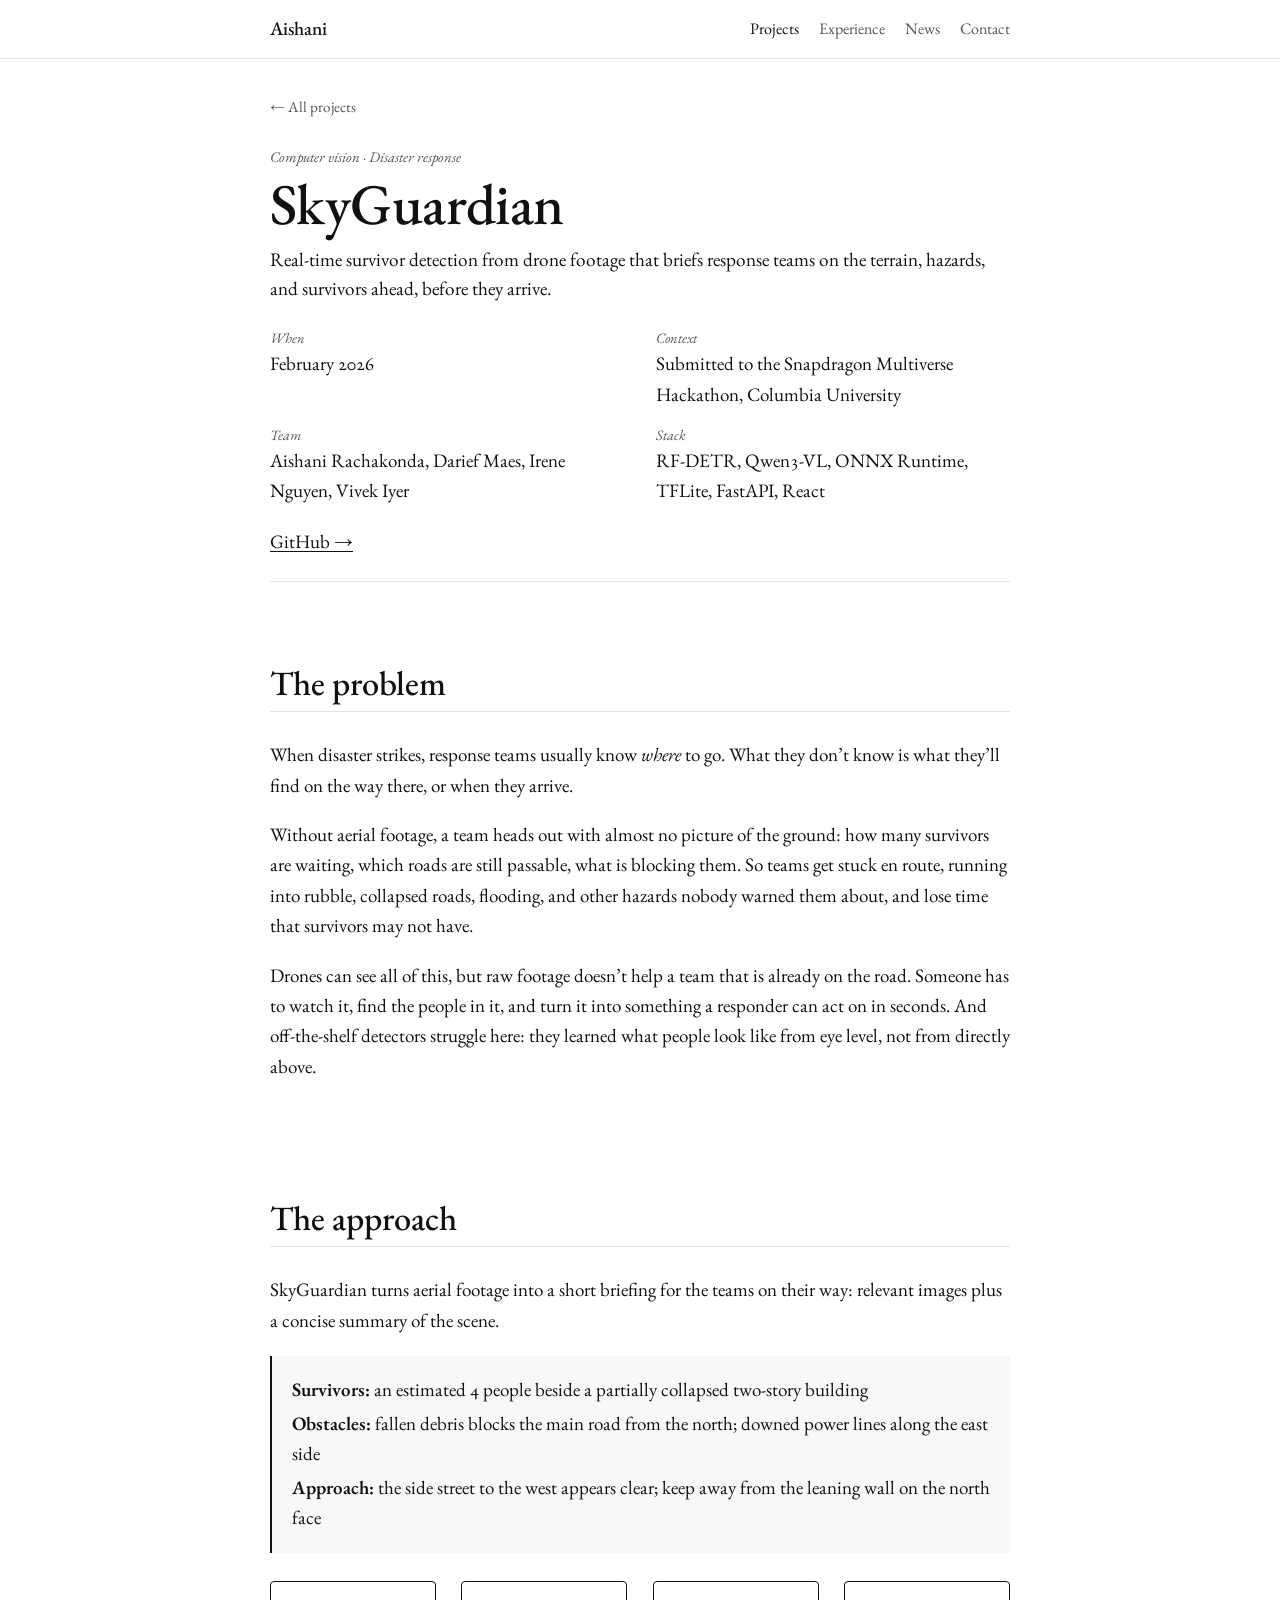
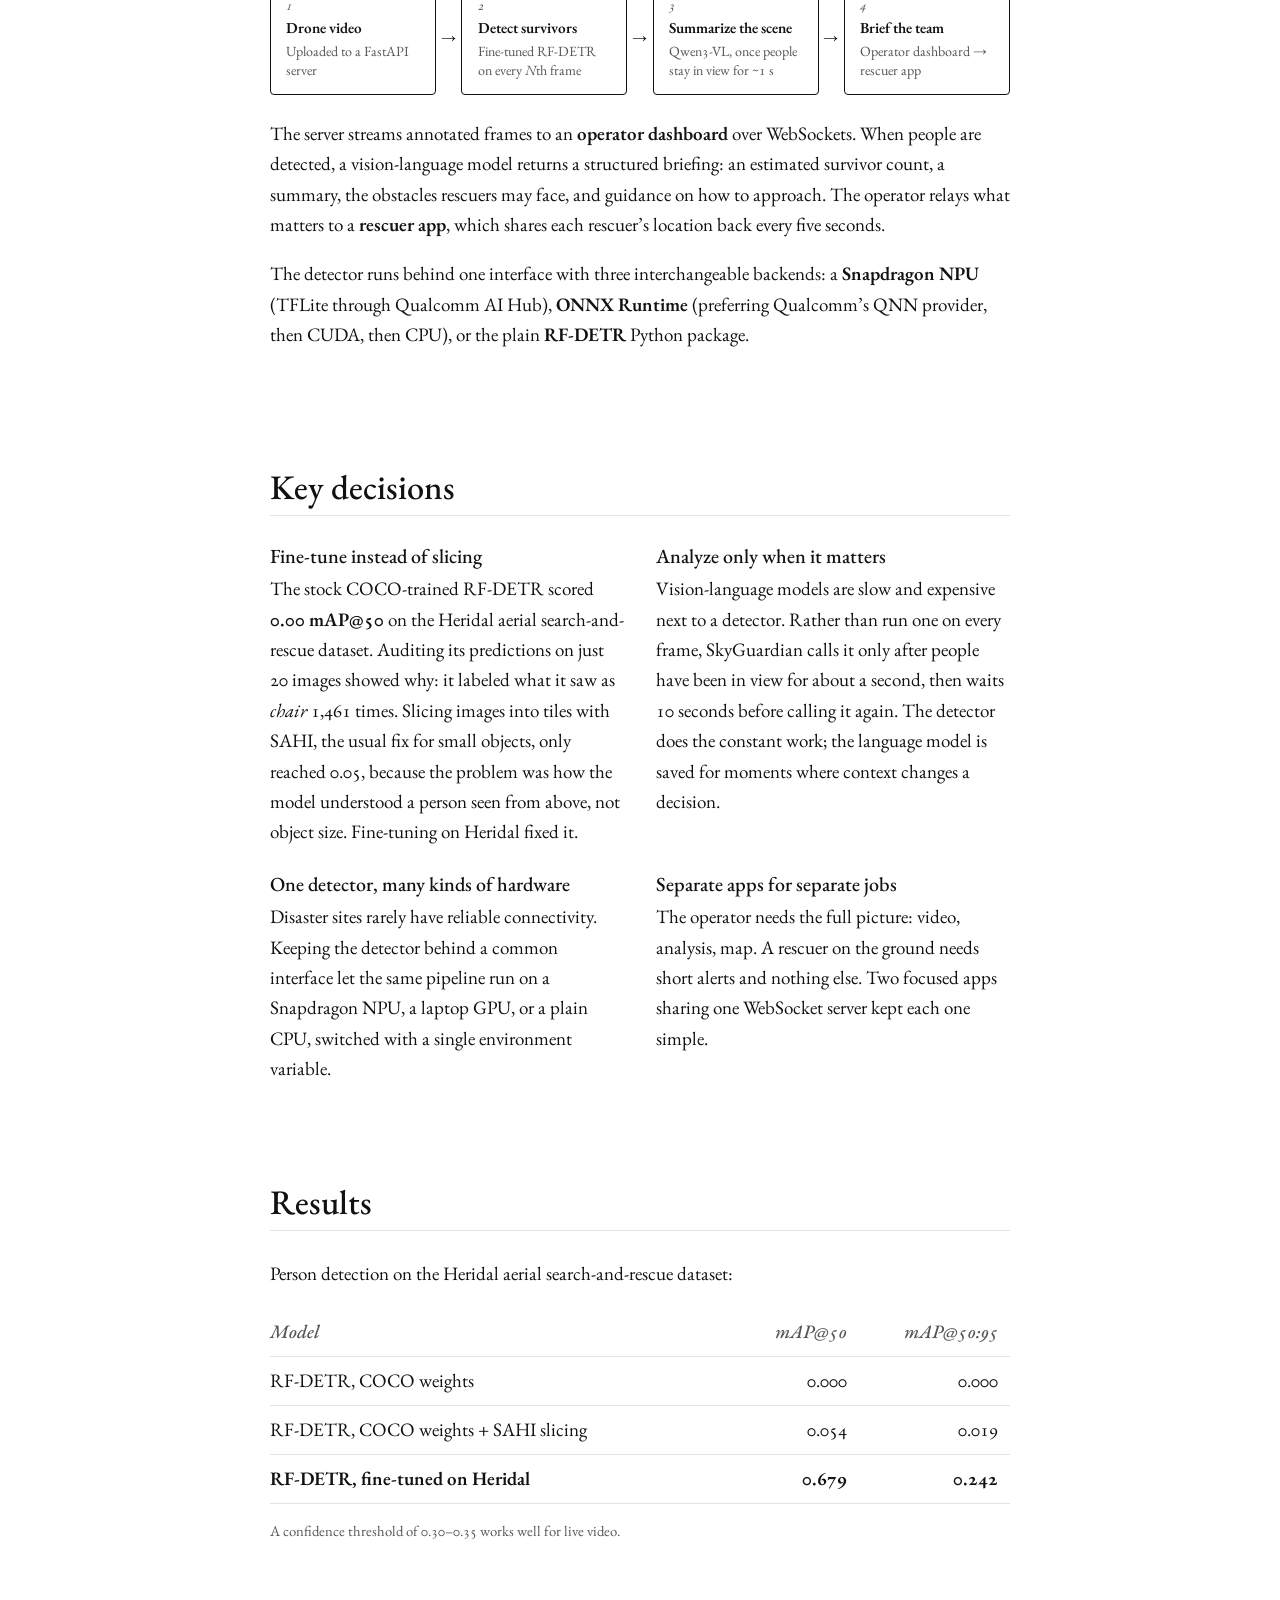
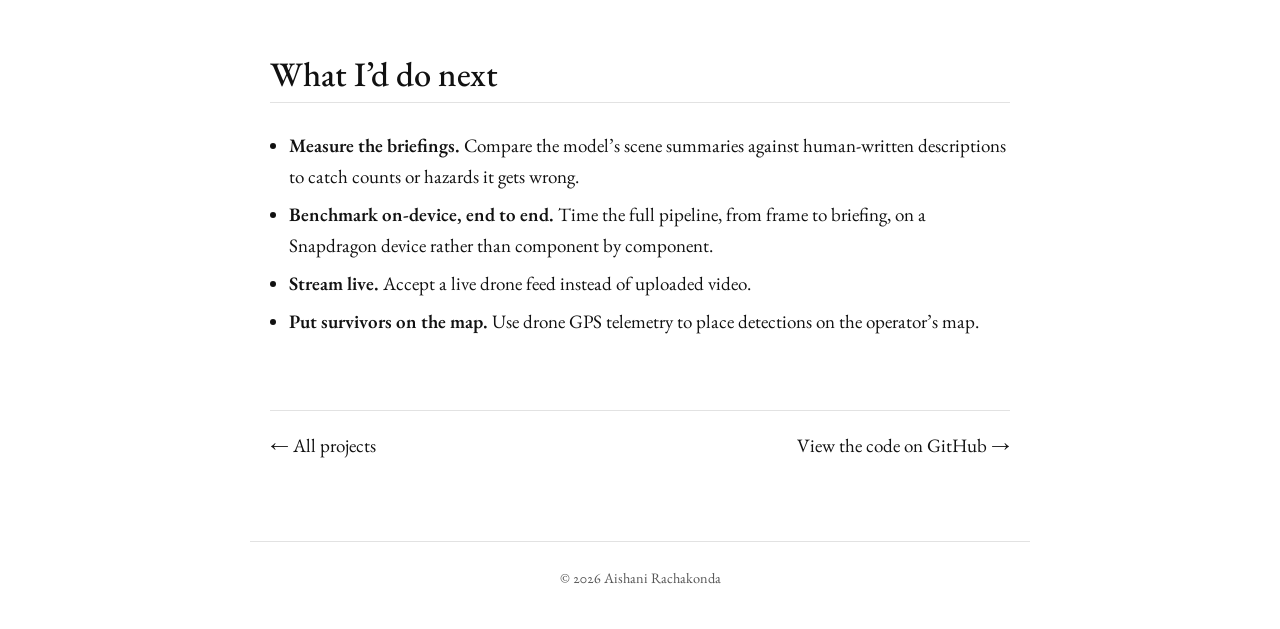
<file: projects/skyguardian.html>
<!doctype html>
<html lang="en">
<head>
  <meta charset="utf-8">
  <meta name="viewport" content="width=device-width, initial-scale=1">
  <title>SkyGuardian · Aishani Rachakonda</title>
  <meta name="description" content="SkyGuardian: real-time survivor detection and scene briefings from drone footage for disaster response teams.">
  <link rel="icon" type="image/png" sizes="32x32" href="../assets/img/brand/favicon-32.png">
  <link rel="icon" type="image/png" sizes="192x192" href="../assets/img/brand/icon-192.png">
  <link rel="apple-touch-icon" href="../assets/img/brand/apple-touch-icon.png">
  <meta property="og:type" content="website">
  <meta property="og:site_name" content="Aishani Rachakonda">
  <meta property="og:title" content="SkyGuardian · Aishani Rachakonda">
  <meta property="og:description" content="Real-time survivor detection and scene briefings from drone footage for disaster response teams.">
  <meta property="og:url" content="https://aishani-rachakonda.github.io/projects/skyguardian.html">
  <meta property="og:image" content="https://aishani-rachakonda.github.io/assets/img/brand/share.png">
  <meta property="og:image:width" content="1200">
  <meta property="og:image:height" content="630">
  <meta property="og:image:alt" content="Aishani Rachakonda, MS in Data Science, Columbia University">
  <meta name="twitter:card" content="summary_large_image">
  <link rel="preconnect" href="https://fonts.googleapis.com">
  <link rel="preconnect" href="https://fonts.gstatic.com" crossorigin>
  <link href="https://fonts.googleapis.com/css2?family=EB+Garamond:ital,wght@0,400;0,500;0,600;1,400;1,500&display=swap" rel="stylesheet">
  <link rel="stylesheet" href="../style.css?v=19">
</head>
<body>

  <header class="site-header">
    <nav class="nav">
      <a class="nav-name" href="../index.html">Aishani</a>
      <div class="nav-links">
        <a href="../index.html#projects" class="active">Projects</a>
        <a href="../index.html#experience">Experience</a>
        <a href="../index.html#news">News</a>
        <a href="../index.html#contact">Contact</a>
      </div>
    </nav>
  </header>

  <!-- Case-study template: problem → approach → key decisions → results → what's next → links.
       Copy this file to add another project. -->
  <main class="container case-study">

    <a class="cs-back" href="../index.html#projects">&larr; All projects</a>

    <header class="cs-header">
      <div class="pj-kicker">Computer vision &middot; Disaster response</div>
      <h1>SkyGuardian</h1>
      <p class="cs-lede">
        Real-time survivor detection from drone footage that briefs response teams on the
        terrain, hazards, and survivors ahead, before they arrive.
      </p>
      <dl class="cs-facts">
        <div><dt>When</dt><dd>February 2026</dd></div>
        <div><dt>Context</dt><dd>Submitted to the Snapdragon Multiverse Hackathon, Columbia University</dd></div>
        <div><dt>Team</dt><dd>Aishani Rachakonda, Darief Maes, Irene Nguyen, Vivek Iyer</dd></div>
        <div><dt>Stack</dt><dd>RF-DETR, Qwen3-VL, ONNX Runtime, TFLite, FastAPI, React</dd></div>
      </dl>
      <div class="pj-links">
        <a href="https://github.com/aishani-rachakonda/SkyGuardian-Disaster-Response" target="_blank" rel="noopener">GitHub &rarr;</a>
      </div>
    </header>

    <!-- ============ PROBLEM ============ -->
    <section>
      <h2>The problem</h2>
      <p>
        When disaster strikes, response teams usually know <em>where</em> to go. What they don&rsquo;t
        know is what they&rsquo;ll find on the way there, or when they arrive.
      </p>
      <p>
        Without aerial footage, a team heads out with almost no picture of the ground: how many
        survivors are waiting, which roads are still passable, what is blocking them. So teams get
        stuck en route, running into rubble, collapsed roads, flooding, and other hazards nobody
        warned them about, and lose time that survivors may not have.
      </p>
      <p>
        Drones can see all of this, but raw footage doesn&rsquo;t help a team that is already on the
        road. Someone has to watch it, find the people in it, and turn it into something a
        responder can act on in seconds. And off-the-shelf detectors struggle here: they learned
        what people look like from eye level, not from directly above.
      </p>
    </section>

    <!-- ============ APPROACH ============ -->
    <section>
      <h2>The approach</h2>
      <p>
        SkyGuardian turns aerial footage into a short briefing for the teams on their way:
        relevant images plus a concise summary of the scene.
      </p>

      <blockquote class="cs-quote">
        <p><strong>Survivors:</strong> an estimated 4 people beside a partially collapsed two-story building</p>
        <p><strong>Obstacles:</strong> fallen debris blocks the main road from the north; downed power lines along the east side</p>
        <p><strong>Approach:</strong> the side street to the west appears clear; keep away from the leaning wall on the north face</p>
      </blockquote>

      <ol class="flow" aria-label="SkyGuardian pipeline">
        <li class="flow-node"><span class="flow-step">1</span><strong>Drone video</strong><span>Uploaded to a FastAPI server</span></li>
        <li class="flow-node"><span class="flow-step">2</span><strong>Detect survivors</strong><span>Fine-tuned RF-DETR on every <em>N</em>th frame</span></li>
        <li class="flow-node"><span class="flow-step">3</span><strong>Summarize the scene</strong><span>Qwen3-VL, once people stay in view for ~1 s</span></li>
        <li class="flow-node"><span class="flow-step">4</span><strong>Brief the team</strong><span>Operator dashboard &rarr; rescuer app</span></li>
      </ol>

      <p>
        The server streams annotated frames to an <strong>operator dashboard</strong> over WebSockets.
        When people are detected, a vision-language model returns a structured briefing: an
        estimated survivor count, a summary, the obstacles rescuers may face, and guidance on how
        to approach. The operator relays what matters to a <strong>rescuer app</strong>, which
        shares each rescuer&rsquo;s location back every five seconds.
      </p>
      <p>
        The detector runs behind one interface with three interchangeable backends: a
        <strong>Snapdragon NPU</strong> (TFLite through Qualcomm AI Hub), <strong>ONNX Runtime</strong>
        (preferring Qualcomm&rsquo;s QNN provider, then CUDA, then CPU), or the plain
        <strong>RF-DETR</strong> Python package.
      </p>
    </section>

    <!-- ============ KEY DECISIONS ============ -->
    <section>
      <h2>Key decisions</h2>
      <div class="cs-decisions">
        <article>
          <h3>Fine-tune instead of slicing</h3>
          <p>
            The stock COCO-trained RF-DETR scored <strong>0.00 mAP@50</strong> on the Heridal aerial
            search-and-rescue dataset. Auditing its predictions on just 20 images showed why: it
            labeled what it saw as <em>chair</em> 1,461 times. Slicing images into tiles with SAHI,
            the usual fix for small objects, only reached 0.05, because the problem was how the model
            understood a person seen from above, not object size. Fine-tuning on Heridal fixed it.
          </p>
        </article>
        <article>
          <h3>Analyze only when it matters</h3>
          <p>
            Vision-language models are slow and expensive next to a detector. Rather than run one on
            every frame, SkyGuardian calls it only after people have been in view for about a second,
            then waits 10 seconds before calling it again. The detector does the constant work; the
            language model is saved for moments where context changes a decision.
          </p>
        </article>
        <article>
          <h3>One detector, many kinds of hardware</h3>
          <p>
            Disaster sites rarely have reliable connectivity. Keeping the detector behind a common
            interface let the same pipeline run on a Snapdragon NPU, a laptop GPU, or a plain CPU,
            switched with a single environment variable.
          </p>
        </article>
        <article>
          <h3>Separate apps for separate jobs</h3>
          <p>
            The operator needs the full picture: video, analysis, map. A rescuer on the ground needs
            short alerts and nothing else. Two focused apps sharing one WebSocket server kept each
            one simple.
          </p>
        </article>
      </div>
    </section>

    <!-- ============ RESULTS ============ -->
    <section>
      <h2>Results</h2>
      <p>Person detection on the Heridal aerial search-and-rescue dataset:</p>
      <table class="cs-table">
        <thead>
          <tr><th>Model</th><th>mAP@50</th><th>mAP@50:95</th></tr>
        </thead>
        <tbody>
          <tr><td>RF-DETR, COCO weights</td><td>0.000</td><td>0.000</td></tr>
          <tr><td>RF-DETR, COCO weights + SAHI slicing</td><td>0.054</td><td>0.019</td></tr>
          <tr class="cs-best"><td>RF-DETR, fine-tuned on Heridal</td><td>0.679</td><td>0.242</td></tr>
        </tbody>
      </table>
      <p class="meta">A confidence threshold of 0.30&ndash;0.35 works well for live video.</p>
    </section>

    <!-- ============ NEXT ============ -->
    <section>
      <h2>What I&rsquo;d do next</h2>
      <ul class="cs-next">
        <li><strong>Measure the briefings.</strong> Compare the model&rsquo;s scene summaries against human-written descriptions to catch counts or hazards it gets wrong.</li>
        <li><strong>Benchmark on-device, end to end.</strong> Time the full pipeline, from frame to briefing, on a Snapdragon device rather than component by component.</li>
        <li><strong>Stream live.</strong> Accept a live drone feed instead of uploaded video.</li>
        <li><strong>Put survivors on the map.</strong> Use drone GPS telemetry to place detections on the operator&rsquo;s map.</li>
      </ul>
    </section>

    <nav class="cs-footer-nav">
      <a href="../index.html#projects">&larr; All projects</a>
      <a href="https://github.com/aishani-rachakonda/SkyGuardian-Disaster-Response" target="_blank" rel="noopener">View the code on GitHub &rarr;</a>
    </nav>

  </main>

  <footer class="footer">
    &copy; <span id="year">2026</span> Aishani Rachakonda
  </footer>

  <script>document.getElementById('year').textContent = new Date().getFullYear();</script>
  <!-- Privacy-friendly visit counter (GoatCounter). Dashboard: https://aishani.goatcounter.com -->
  <script data-goatcounter="https://aishani.goatcounter.com/count" async src="https://gc.zgo.at/count.js"></script>
</body>
</html>
</file>
<file: style.css>
/* ---------- Theme ---------- */
:root {
  --bg: #ffffff;
  --text: #111111;
  --muted: #555555;
  --rule: #e2e2e2;
  --accent: #111111;
  --card: #ffffff;
  --shadow: 0 1px 2px rgba(0, 0, 0, 0.04), 0 6px 20px rgba(0, 0, 0, 0.05);
  --shadow-hover: 0 2px 4px rgba(0, 0, 0, 0.05), 0 14px 34px rgba(0, 0, 0, 0.09);
  --serif: "EB Garamond", "Times New Roman", Times, serif;
  --width: 780px;
}

@media (prefers-color-scheme: dark) {
  :root {
    --bg: #0e0e0e;
    --text: #f2f2f2;
    --muted: #a6a6a6;
    --rule: #2c2c2c;
    --accent: #f2f2f2;
    --card: #151515;
    --shadow: 0 1px 2px rgba(0, 0, 0, 0.4), 0 6px 20px rgba(0, 0, 0, 0.35);
    --shadow-hover: 0 2px 4px rgba(0, 0, 0, 0.45), 0 14px 34px rgba(0, 0, 0, 0.5);
  }
}

/* ---------- Base ---------- */
* { box-sizing: border-box; }

html { scroll-behavior: smooth; scroll-padding-top: 4.5rem; }

body {
  margin: 0;
  background: var(--bg);
  color: var(--text);
  font-family: var(--serif);
  font-size: 19px;
  line-height: 1.6;
  font-feature-settings: "kern", "liga", "onum";
  -webkit-font-smoothing: antialiased;
}

a { color: var(--accent); text-decoration: none; }
a:hover { text-decoration: underline; text-underline-offset: 3px; text-decoration-thickness: 1px; }

h1, h2, h3 { font-family: var(--serif); font-weight: 500; line-height: 1.2; }
strong { font-weight: 600; }

.container {
  max-width: var(--width);
  margin: 0 auto;
  padding: 0 1.25rem;
}

section { padding: 4.5rem 0 1rem; }

h2 {
  font-size: 2.15rem;
  margin: 0 0 1.75rem;
  padding-bottom: 0.5rem;
  border-bottom: 1px solid var(--rule);
  display: flex;
  justify-content: space-between;
  align-items: baseline;
}

h3 { font-size: 1.3rem; margin: 1.75rem 0 0.75rem; }

/* ---------- Header / Nav ---------- */
.site-header {
  position: sticky;
  top: 0;
  z-index: 10;
  background: var(--bg);
  border-bottom: 1px solid var(--rule);
}

.nav {
  max-width: var(--width);
  margin: 0 auto;
  padding: 0.85rem 1.25rem;
  display: flex;
  justify-content: space-between;
  align-items: center;
  gap: 1rem;
}

.nav-name {
  font-family: var(--serif);
  font-size: 1.2rem;
  font-weight: 500;
  color: var(--text);
  white-space: nowrap;
}

.nav-links { display: flex; flex-wrap: wrap; gap: 0.25rem 1.25rem; }
.nav-links a { color: var(--muted); font-size: 1rem; }
.nav-links a:hover { color: var(--text); text-decoration: none; }

/* ---------- About ---------- */
.about {
  display: grid;
  grid-template-columns: 1fr 210px;
  gap: 2.5rem;
  align-items: start;
  padding-top: 5.5rem;
}

.about h1 { font-size: 3.6rem; line-height: 1.05; letter-spacing: -0.01em; margin: 0 0 1.75rem; }

.about-photo img,
.photo-placeholder {
  width: 210px;
  aspect-ratio: 3 / 4;
  border-radius: 8px;
  object-fit: cover;
  display: block;
  border: 1px solid var(--rule);
  box-shadow: 0 2px 14px rgba(0, 0, 0, 0.08);
}

.photo-placeholder {
  display: none;
  align-items: center;
  justify-content: center;
  font-family: var(--serif);
  font-size: 3.5rem;
  color: var(--accent);
  background: color-mix(in srgb, var(--text) 5%, var(--bg));
}

.links { display: flex; flex-wrap: wrap; gap: 0.5rem 1.5rem; margin-top: 1.5rem; }
.links a { text-decoration: underline; text-underline-offset: 3px; text-decoration-thickness: 1px; }

/* ---------- News ---------- */
.news { list-style: none; padding: 0; margin: 0; }
.news li {
  display: grid;
  grid-template-columns: 6.5rem 1fr;
  gap: 1rem;
  padding: 0.5rem 0;
}
.date { color: var(--muted); font-variant-numeric: tabular-nums; white-space: nowrap; }

/* ---------- Shared ---------- */
.entry-head {
  display: flex;
  justify-content: space-between;
  align-items: baseline;
  flex-wrap: wrap;
  gap: 0 1rem;
}

.meta { color: var(--muted); font-size: 0.92rem; }
.tags { color: var(--muted); font-size: 0.9rem; }

/* ---------- Cards: one border, shadow, and highlight everywhere ---------- */
.xp-card, .ta-card, .pj-card, .edu-card {
  background: var(--card);
  border: 1px solid var(--rule);
  border-radius: 4px;
  box-shadow: var(--shadow);
  transition: transform 0.25s ease, border-color 0.25s ease, box-shadow 0.25s ease;
}
.xp-card:hover, .ta-card:hover, .pj-card:hover, .edu-card:hover,
.edu-card:has(details[open]) {
  border-color: var(--text);
  box-shadow: var(--shadow-hover);
}
.xp-card:hover, .ta-card:hover, .pj-card:hover, .edu-card:hover { transform: translateY(-3px); }

@media (prefers-reduced-motion: reduce) {
  .xp-card, .ta-card, .pj-card, .edu-card { transition: none; }
  .xp-card:hover, .ta-card:hover, .pj-card:hover, .edu-card:hover { transform: none; }
}

/* ---------- Experience ---------- */
.timeline {
  list-style: none;
  margin: 0;
  padding: 0 0 0 2rem;
  position: relative;
}
/* the vertical line */
.timeline::before {
  content: "";
  position: absolute;
  left: 0.4rem;
  top: 0.5rem;
  bottom: 0.5rem;
  width: 1px;
  background: var(--rule);
}
.timeline-item { position: relative; margin-bottom: 1.5rem; }
.timeline-item:last-child { margin-bottom: 0; }
/* the dot */
.timeline-item::before {
  content: "";
  position: absolute;
  left: calc(-2rem + 0.4rem - 5px);
  top: 2.1rem;
  width: 11px;
  height: 11px;
  border-radius: 50%;
  background: var(--bg);
  border: 1.5px solid var(--text);
  transition: background 0.3s ease;
}
.timeline-item:hover::before { background: var(--text); }

.xp-card {
  position: relative;
  padding: 1.5rem 1.6rem 1.35rem;
  overflow: hidden;
}

.xp-head {
  display: grid;
  grid-template-columns: auto 1fr auto;
  gap: 1rem;
  align-items: center;
  margin-bottom: 0.9rem;
}

.xp-logo {
  position: relative;
  width: 52px;
  height: 52px;
  border-radius: 10px;
  border: 1px solid var(--rule);
  background: color-mix(in srgb, var(--text) 4%, var(--card));
  display: grid;
  place-items: center;
  overflow: hidden;
  flex-shrink: 0;
}
.xp-logo span {
  font-family: var(--serif);
  font-weight: 500;
  font-size: 1.2rem;
  color: var(--text);
}
.xp-logo img {
  position: absolute;
  inset: 0;
  width: 100%;
  height: 100%;
  object-fit: contain;
  padding: 6px;
  background: #fff;
}
.xp-logo--wide { width: 112px; }
.xp-logo--wide img { padding: 8px 10px; }

.xp-title h3 { margin: 0; font-size: 1.35rem; }
.xp-org {
  font-size: 1.2rem;
  font-weight: 500;
  line-height: 1.3;
  color: var(--text);
  margin-top: 0.1rem;
}

.xp-when {
  display: flex;
  flex-direction: column;
  align-items: flex-end;
  gap: 0.3rem;
  text-align: right;
}

.badge-current {
  display: inline-flex;
  align-items: center;
  padding: 0 0.55rem;
  border: 1px solid var(--text);
  border-radius: 3px;
  font-size: 0.85rem;
  font-style: italic;
  color: var(--text);
}

.xp-card p { margin: 0; }

.chips {
  list-style: none;
  display: flex;
  flex-wrap: wrap;
  gap: 0.45rem;
  margin: 1rem 0 0;
  padding: 0;
}
.chips li {
  font-size: 0.88rem;
  padding: 0.1rem 0.7rem;
  border-radius: 999px;
  border: 1px solid var(--rule);
  color: var(--muted);
  transition: color 0.2s ease, border-color 0.2s ease;
}
.xp-card:hover .chips li, .pj-card:hover .chips li { border-color: color-mix(in srgb, var(--text) 30%, var(--rule)); color: var(--text); }

/* ---------- Teaching appointments (horizontal cards) ---------- */
.ta-carousel { margin-top: 0.25rem; }

.ta-controls {
  display: flex;
  justify-content: space-between;
  align-items: center;
  margin-bottom: 0.6rem;
}
.ta-count { font-style: italic; color: var(--muted); font-size: 0.95rem; }
.ta-buttons { display: flex; gap: 0.4rem; }
.ta-btn {
  width: 2rem;
  height: 2rem;
  border: 1px solid var(--rule);
  border-radius: 50%;
  background: transparent;
  color: var(--text);
  font: inherit;
  font-size: 1rem;
  line-height: 1;
  cursor: pointer;
  transition: border-color 0.2s ease, opacity 0.2s ease;
}
.ta-btn:hover:not(:disabled) { border-color: var(--text); }
.ta-btn:disabled { opacity: 0.3; cursor: default; }
.no-scroll .ta-buttons { display: none; }

.ta-track {
  list-style: none;
  margin: 0;
  padding: 0.35rem 0.75rem 1.5rem;
  margin: 0 -0.75rem;
  scroll-padding-inline: 0.75rem;
  display: flex;
  gap: 1rem;
  overflow-x: auto;
  scroll-snap-type: x proximity;
  overscroll-behavior-x: contain;
  scrollbar-width: thin;
  scrollbar-color: var(--rule) transparent;
}
.ta-track:focus-visible { outline: 1px solid var(--text); outline-offset: 4px; }
.ta-track::-webkit-scrollbar { height: 6px; }
.ta-track::-webkit-scrollbar-thumb { background: var(--rule); border-radius: 3px; }

.ta-card {
  flex: 0 0 255px;
  scroll-snap-align: start;
  display: flex;
  flex-direction: column;
  padding: 1.15rem 1.2rem 1.1rem;
}

.ta-top {
  display: flex;
  justify-content: space-between;
  align-items: baseline;
  gap: 0.5rem;
  padding-bottom: 0.6rem;
  margin-bottom: 0.85rem;
  border-bottom: 1px solid var(--rule);
}
.ta-term { font-style: italic; font-size: 1rem; white-space: nowrap; }
.ta-role { font-size: 0.85rem; color: var(--muted); text-align: right; }

.ta-code {
  font-variant: small-caps;
  font-variant-numeric: lining-nums;
  font-feature-settings: "c2sc", "smcp", "lnum";
  letter-spacing: 0.03em;
  font-size: 1rem;
  color: var(--muted);
}
.ta-course {
  margin: 0.15rem 0 1rem;
  font-family: var(--serif);
  font-weight: 500;
  font-size: 1.2rem;
  line-height: 1.25;
}

.ta-meta {
  margin: auto 0 0;
  display: grid;
  grid-template-columns: auto 1fr;
  gap: 0.25rem 0.75rem;
  font-size: 0.9rem;
  line-height: 1.35;
}
.ta-meta dt { font-style: italic; color: var(--muted); }
.ta-meta dd { margin: 0; }

/* scroll reveal (only when JS is on and motion is allowed) */
.js-reveal .reveal {
  opacity: 0;
  transform: translateY(16px);
  transition: opacity 0.7s ease, transform 0.7s ease;
}
.js-reveal .reveal.is-visible { opacity: 1; transform: none; }


/* ---------- Education ---------- */
.edu-grid { display: grid; grid-template-columns: 1fr 1fr; gap: 1.25rem; }
.edu-card {
  padding: 1.25rem 1.4rem;
}
.edu-card h3 { margin: 0.2rem 0 0; font-size: 1.35rem; }
.edu-degree { margin: 0.1rem 0 0.7rem; font-style: italic; font-size: 1.05rem; }
.edu-card > p:not(.edu-degree) { margin: 0; font-size: 0.98rem; }
.edu-card { display: flex; flex-direction: column; }
.edu-grid:has(details[open]) { align-items: start; }

.coursework { margin-top: auto; padding-top: 0.9rem; }
.coursework summary {
  cursor: pointer;
  width: fit-content;
  text-decoration: underline;
  text-underline-offset: 3px;
  text-decoration-thickness: 1px;
}
.coursework summary:focus-visible { outline: 1px solid var(--text); outline-offset: 3px; }
.cw-hide, .coursework[open] .cw-show { display: none; }
.coursework[open] .cw-hide { display: inline; }
.cw-group {
  margin: 1rem 0 0.35rem;
  padding-bottom: 0.2rem;
  border-bottom: 1px solid var(--rule);
  font-family: var(--serif);
  font-size: 1rem;
  font-style: italic;
  font-weight: 400;
  color: var(--muted);
}
.cw-list { list-style: none; margin: 0; padding: 0; font-size: 0.95rem; line-height: 1.35; }
.cw-list li { display: grid; grid-template-columns: 6.2rem 1fr; gap: 0.6rem; padding: 0.2rem 0; }
.cw-code { color: var(--muted); font-variant-numeric: lining-nums; white-space: nowrap; }

/* ---------- Navigation state ---------- */
.nav-links a.active { color: var(--text); }

/* ---------- Projects (featured cards) ---------- */
.pj-grid {
  display: grid;
  grid-template-columns: 1fr 1fr;
  gap: 1.25rem;
}
.pj-card {
  position: relative;
  display: flex;
  flex-direction: column;
  padding: 1.4rem 1.5rem 1.3rem;
}
.pj-kicker { font-style: italic; color: var(--muted); font-size: 0.92rem; }
.pj-title { margin: 0.25rem 0 0.6rem; font-size: 1.45rem; line-height: 1.2; }
.pj-hook { margin: 0 0 0.75rem; }
.pj-result {
  margin: 0 0 0.9rem;
  padding-left: 0.8rem;
  border-left: 2px solid var(--text);
  font-size: 0.95rem;
}
.pj-card .chips { margin: 0 0 1rem; }
.pj-links { margin-top: auto; display: flex; flex-wrap: wrap; gap: 0.4rem 1.25rem; }
.pj-links a { text-decoration: underline; text-underline-offset: 3px; text-decoration-thickness: 1px; }
/* The primary link's hit area covers the whole card; other links stay on top. */
.pj-card .pj-primary::after { content: ""; position: absolute; inset: 0; }
.pj-card .pj-links a:not(.pj-primary) { position: relative; z-index: 1; }
.pj-card .pj-primary:focus-visible { outline: none; }
.pj-card:has(.pj-primary:focus-visible) { border-color: var(--text); box-shadow: var(--shadow-hover); }

/* ---------- Case-study pages ---------- */
.case-study { padding-top: 2rem; }
.cs-back { color: var(--muted); font-size: 0.95rem; }
.cs-back:hover { color: var(--text); }

.cs-header { padding: 1.5rem 0 1.5rem; border-bottom: 1px solid var(--rule); }
.cs-header h1 { font-size: 3.6rem; line-height: 1.05; letter-spacing: -0.01em; margin: 0.3rem 0 0.75rem; }
.cs-lede { font-size: 1.2rem; line-height: 1.5; margin: 0 0 1.4rem; }
.cs-facts {
  display: grid;
  grid-template-columns: repeat(2, 1fr);
  gap: 0.8rem 2rem;
  margin: 0 0 1.25rem;
}
.cs-facts dt { font-style: italic; color: var(--muted); font-size: 0.9rem; }
.cs-facts dd { margin: 0; }

.case-study section h2 { margin-top: 0.5rem; }
.case-study section h3 { font-size: 1.25rem; margin: 0 0 0.4rem; }

.cs-quote {
  margin: 1.25rem 0 1.75rem;
  padding: 1rem 1.25rem;
  border-left: 2px solid var(--text);
  background: color-mix(in srgb, var(--text) 3%, var(--bg));
}
.cs-quote p { margin: 0.2rem 0; }

/* pipeline diagram */
.flow {
  list-style: none;
  margin: 0 0 1.5rem;
  padding: 0;
  display: grid;
  grid-template-columns: repeat(4, 1fr);
  gap: 1.6rem;
  counter-reset: none;
}
.flow-node {
  position: relative;
  display: flex;
  flex-direction: column;
  gap: 0.2rem;
  padding: 0.9rem 0.95rem;
  border: 1px solid var(--text);
  border-radius: 4px;
  font-size: 0.95rem;
  line-height: 1.35;
}
.flow-node span:last-child { color: var(--muted); font-size: 0.88rem; }
.flow-step {
  font-style: italic;
  color: var(--muted);
  font-size: 0.85rem;
}
/* arrow between nodes */
.flow-node:not(:last-child)::after {
  content: "\2192";
  position: absolute;
  right: -1.3rem;
  top: 50%;
  transform: translateY(-50%);
  color: var(--text);
}

.cs-decisions { display: grid; grid-template-columns: 1fr 1fr; gap: 1.5rem 2rem; }
.cs-decisions p { margin: 0; }

.cs-table { width: 100%; border-collapse: collapse; margin: 0.5rem 0 0.75rem; font-variant-numeric: lining-nums tabular-nums; }
.cs-table th, .cs-table td { text-align: left; padding: 0.55rem 0.75rem 0.55rem 0; border-bottom: 1px solid var(--rule); }
.cs-table th { font-weight: 500; font-style: italic; color: var(--muted); }
.cs-table td:not(:first-child), .cs-table th:not(:first-child) { text-align: right; }
.cs-best td { font-weight: 600; }

.cs-next { padding-left: 1.2rem; margin: 0; }
.cs-next li { margin-bottom: 0.5rem; }

.cs-footer-nav {
  display: flex;
  justify-content: space-between;
  flex-wrap: wrap;
  gap: 0.75rem;
  margin-top: 3rem;
  padding-top: 1.25rem;
  border-top: 1px solid var(--rule);
}

/* ---------- Publications ---------- */
.pub-group {
  font-size: 1.15rem;
  font-style: italic;
  font-weight: 400;
  color: var(--muted);
  margin: 1.25rem 0 0.5rem;
}
.pub-group:first-of-type { margin-top: 0; }
.pub-list { list-style: none; margin: 0; padding: 0; }
.pub { padding: 0.85rem 0; border-bottom: 1px solid var(--rule); }
.pub:last-child { border-bottom: none; }
.pub-head {
  display: flex;
  justify-content: space-between;
  align-items: baseline;
  gap: 1rem;
}
.pub-title { font-size: 1.15rem; font-weight: 500; line-height: 1.35; color: var(--text); }
a.pub-title { text-decoration: underline; text-underline-offset: 3px; text-decoration-thickness: 1px; }
.pub-status {
  flex-shrink: 0;
  padding: 0 0.55rem;
  border: 1px solid var(--text);
  border-radius: 3px;
  font-size: 0.85rem;
  font-style: italic;
  white-space: nowrap;
}
.pub-status--review { border-style: dashed; color: var(--muted); border-color: var(--muted); }
.pub-authors, .pub-venue { margin: 0.25rem 0 0; font-size: 0.98rem; }
.pub-venue { color: var(--muted); }

/* ---------- Contact ---------- */
.contact-list { list-style: none; padding: 0; margin: 1rem 0 0; }
.contact-list li { display: grid; grid-template-columns: 6.5rem 1fr; gap: 1rem; padding: 0.3rem 0; }
.contact-list span { color: var(--muted); }

/* ---------- Footer ---------- */
.footer {
  max-width: var(--width);
  margin: 5rem auto 0;
  padding: 1.5rem 1.25rem 2.5rem;
  border-top: 1px solid var(--rule);
  color: var(--muted);
  font-size: 0.9rem;
  text-align: center;
}

/* ---------- Mobile ---------- */
@media (max-width: 680px) {
  body { font-size: 17.5px; }
  .nav { flex-direction: column; align-items: flex-start; gap: 0.4rem; }
  .nav-links { gap: 0.25rem 1rem; }
  html { scroll-padding-top: 6.5rem; }
  .about { grid-template-columns: 1fr; gap: 1.5rem; padding-top: 2rem; }
  .about-photo { order: -1; }
  .about-photo img, .photo-placeholder { width: 160px; }
  .photo-placeholder { font-size: 2.5rem; }
  .about h1 { font-size: 2.75rem; }
  section { padding-top: 3.25rem; }
  .news li, .contact-list li { grid-template-columns: 1fr; gap: 0; }
  .timeline { padding-left: 1.4rem; }
  .timeline::before { left: 0.25rem; }
  .timeline-item::before { left: calc(-1.4rem + 0.25rem - 5px); }
  .xp-card { padding: 1.2rem 1.15rem; }
  .xp-head { grid-template-columns: auto 1fr; gap: 0.85rem; }
  .xp-logo--wide { width: 84px; height: 44px; }
  .xp-logo--wide img { padding: 6px 7px; }
  .xp-when { grid-column: 1 / -1; flex-direction: row; align-items: center; justify-content: flex-start; gap: 0.6rem; }
  .edu-grid { grid-template-columns: 1fr; }
  .pj-grid { grid-template-columns: 1fr; }
  .pub-head { flex-direction: column; gap: 0.35rem; }
  .cs-header h1 { font-size: 2.75rem; }
  .cs-facts, .cs-decisions { grid-template-columns: 1fr; }
  .flow { grid-template-columns: 1fr; gap: 1.4rem; }
  .flow-node:not(:last-child)::after { content: "\2193"; right: auto; left: 50%; top: auto; bottom: -1.25rem; transform: translateX(-50%); }
  .ta-card { flex-basis: 78%; }
  .ta-top { flex-direction: column; align-items: flex-start; gap: 0.1rem; }
  .ta-role { text-align: left; }
}

/* ---------- Page transitions and not-found page ---------- */
@view-transition { navigation: auto; }
.site-header { view-transition-name: site-header; }
::view-transition-old(root), ::view-transition-new(root) { animation-duration: 0.3s; }
@media (prefers-reduced-motion: reduce) {
  ::view-transition-group(*), ::view-transition-old(*), ::view-transition-new(*) { animation: none; }
}

.not-found { padding: 7rem 0 3rem; }
.not-found h1 { font-size: 3.6rem; line-height: 1.05; letter-spacing: -0.01em; margin: 0 0 1rem; }
.not-found p { margin: 0 0 1.5rem; }
</file>
